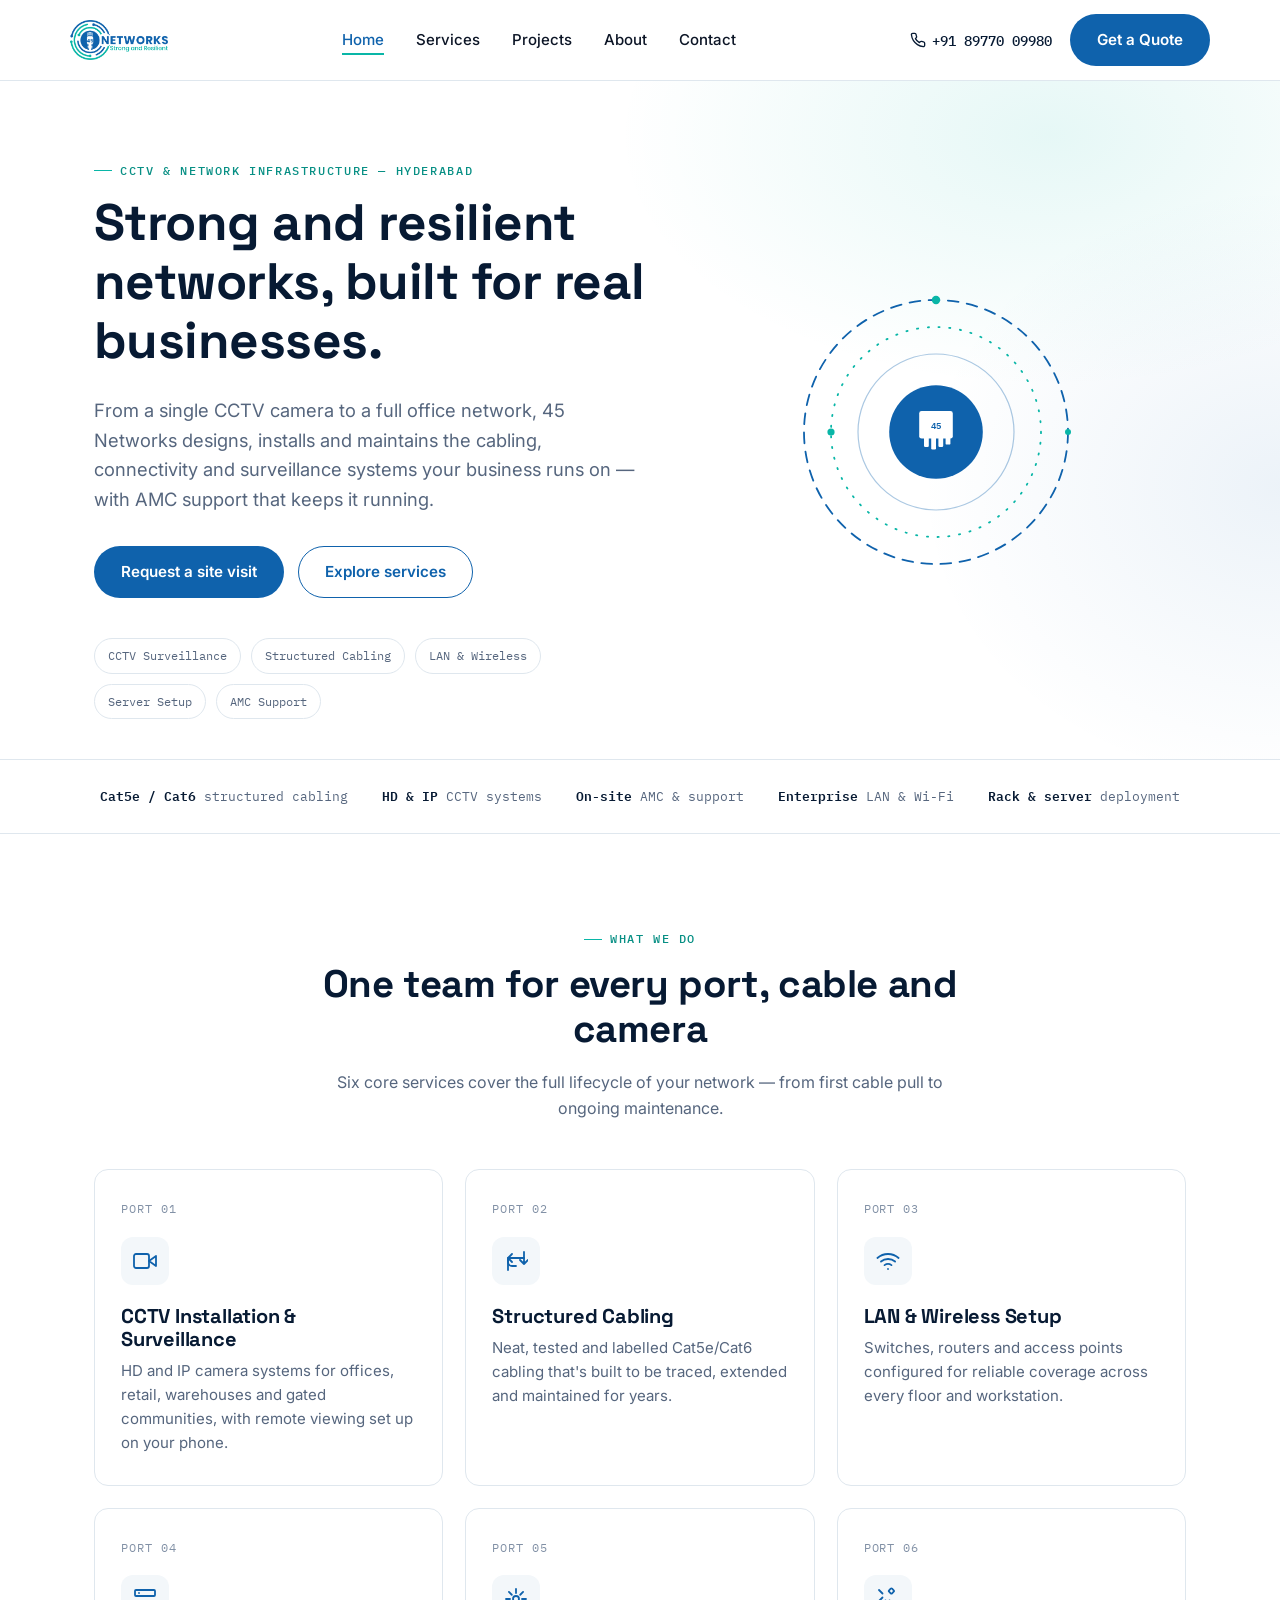
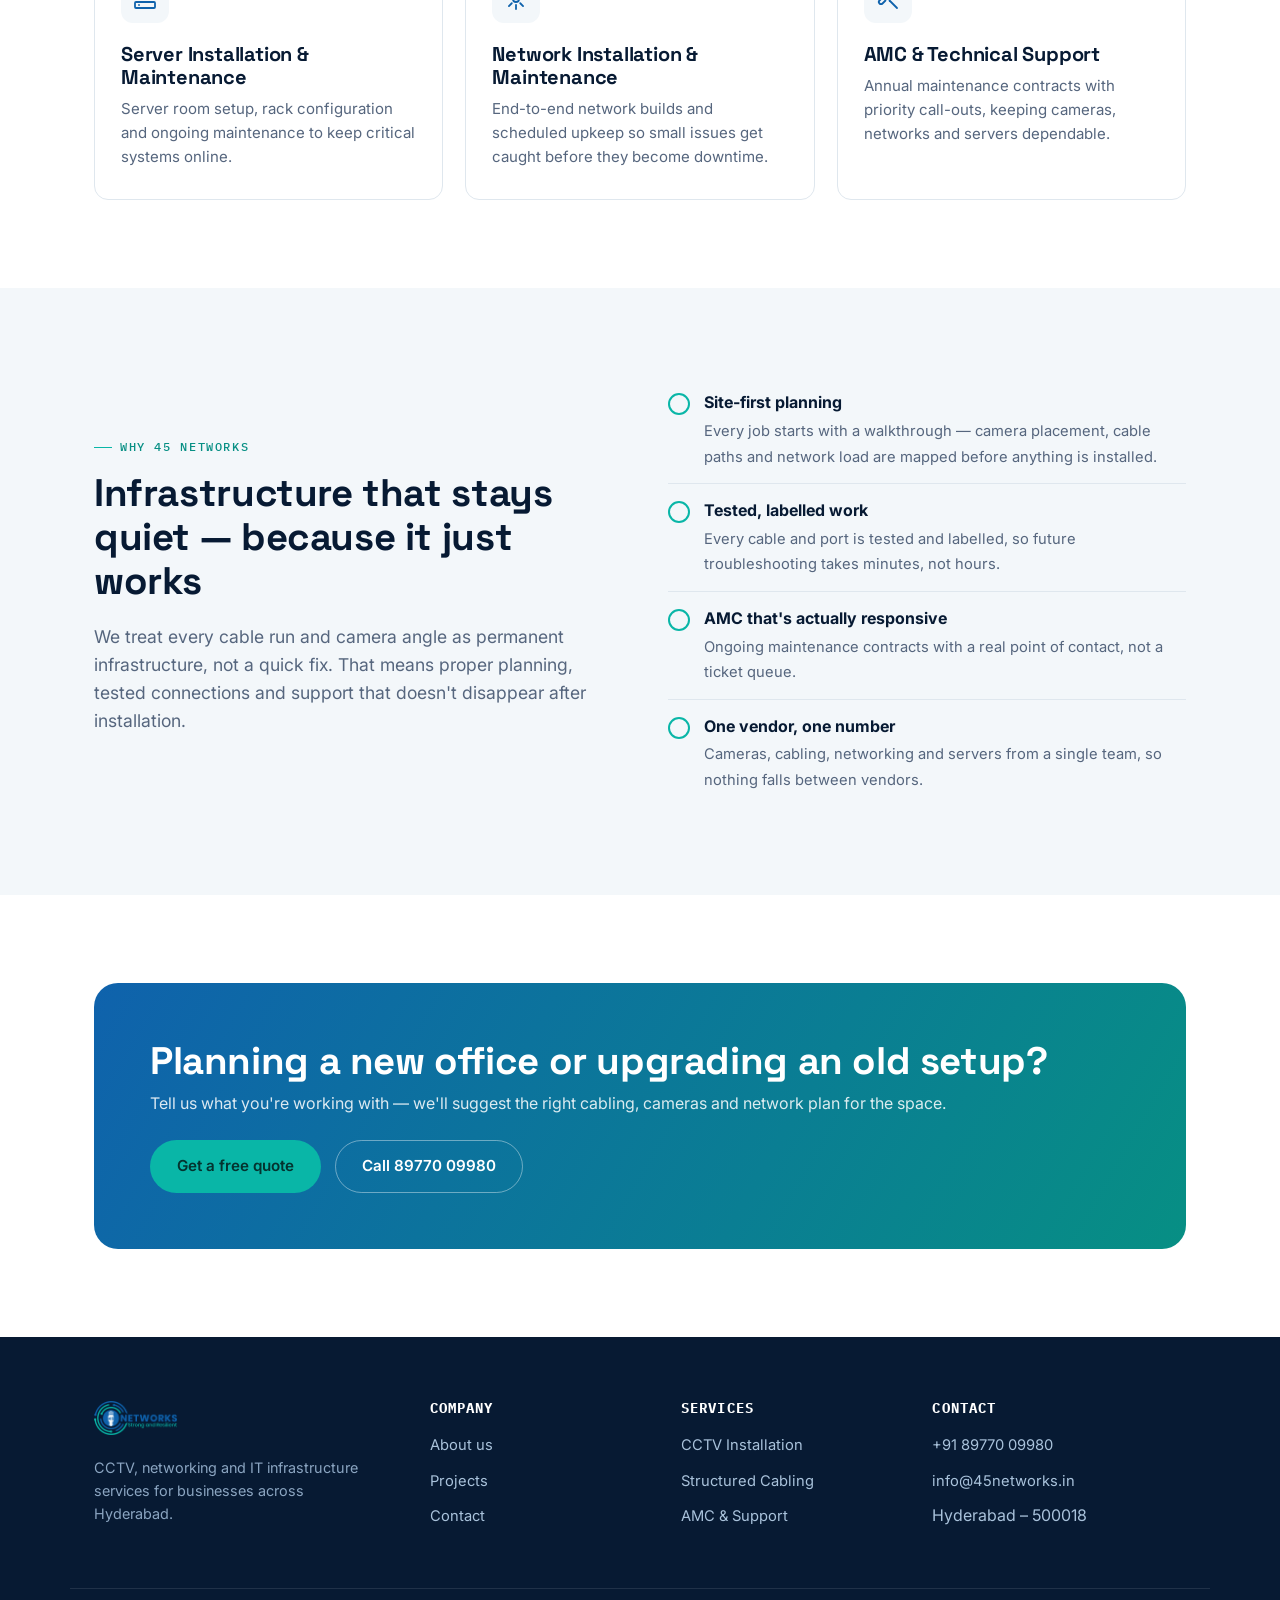
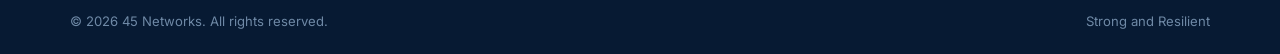
<file: index.html>
<!DOCTYPE html>
<html lang="en">
<head>
<meta charset="UTF-8">
<meta name="viewport" content="width=device-width, initial-scale=1.0">
<title>45 Networks | CCTV, Networking &amp; IT Infrastructure — Hyderabad</title>
<meta name="description" content="45 Networks provides CCTV installation, structured cabling, network setup, server installation and AMC support for businesses in Hyderabad. Strong and resilient infrastructure, built to last.">
<link rel="icon" href="favicon.ico" sizes="any">
<link rel="icon" type="image/png" sizes="16x16" href="assets/favicon-16.png">
<link rel="icon" type="image/png" sizes="32x32" href="assets/favicon-32.png">
<link rel="apple-touch-icon" sizes="180x180" href="assets/favicon-180.png">
<link rel="preconnect" href="https://fonts.googleapis.com">
<link href="https://fonts.googleapis.com/css2?family=Space+Grotesk:wght@500;600;700&family=Inter:wght@400;500;600;700&family=IBM+Plex+Mono:wght@500&display=swap" rel="stylesheet">
<link rel="stylesheet" href="css/style.css">
</head>
<body>

<header class="site-header">
  <div class="container nav">
    <a href="index.html" class="brand"><img src="assets/logo-full.png" alt="45 Networks — Strong and Resilient"></a>
    <nav>
      <ul class="nav-links">
        <li><a href="index.html">Home</a></li>
        <li><a href="services.html">Services</a></li>
        <li><a href="projects.html">Projects</a></li>
        <li><a href="about.html">About</a></li>
        <li><a href="contact.html">Contact</a></li>
      </ul>
    </nav>
    <div class="nav-cta">
      <a class="nav-phone" href="tel:+918977009980">
        <svg width="16" height="16" viewBox="0 0 24 24" fill="none" stroke="currentColor" stroke-width="2" stroke-linecap="round" stroke-linejoin="round"><path d="M22 16.92v3a2 2 0 0 1-2.18 2 19.79 19.79 0 0 1-8.63-3.07 19.5 19.5 0 0 1-6-6 19.79 19.79 0 0 1-3.07-8.67A2 2 0 0 1 4.11 2h3a2 2 0 0 1 2 1.72c.127.96.361 1.903.7 2.81a2 2 0 0 1-.45 2.11L8.09 9.91a16 16 0 0 0 6 6l1.27-1.27a2 2 0 0 1 2.11-.45c.907.339 1.85.573 2.81.7A2 2 0 0 1 22 16.92z"/></svg>
        +91 89770 09980
      </a>
      <a class="btn btn-primary" href="contact.html">Get a Quote</a>
      <button class="nav-toggle" aria-label="Toggle menu" aria-expanded="false"><span></span></button>
    </div>
  </div>
</header>

<main>
  <!-- HERO -->
  <section class="hero">
    <div class="container hero-grid">
      <div class="hero-copy">
        <p class="eyebrow">CCTV &amp; Network Infrastructure — Hyderabad</p>
        <h1>Strong and resilient networks, built for real businesses.</h1>
        <p class="lede">From a single CCTV camera to a full office network, 45 Networks designs, installs and maintains the cabling, connectivity and surveillance systems your business runs on — with AMC support that keeps it running.</p>
        <div class="hero-actions">
          <a href="contact.html" class="btn btn-primary">Request a site visit</a>
          <a href="services.html" class="btn btn-outline">Explore services</a>
        </div>
        <div class="hero-tags">
          <span>CCTV Surveillance</span>
          <span>Structured Cabling</span>
          <span>LAN &amp; Wireless</span>
          <span>Server Setup</span>
          <span>AMC Support</span>
        </div>
      </div>

      <div class="signal-wrap" aria-hidden="true">
        <svg viewBox="0 0 500 500">
          <g class="spin-a">
            <circle class="ring ring-blue" cx="250" cy="250" r="220" stroke-width="3" stroke-dasharray="18 14"/>
            <circle class="pulse-dot" cx="250" cy="30" r="7"/>
            <circle class="pulse-dot" cx="470" cy="250" r="5"/>
          </g>
          <g class="spin-b">
            <circle class="ring ring-teal" cx="250" cy="250" r="175" stroke-width="3" stroke-dasharray="2 16"/>
            <circle class="pulse-dot" cx="75" cy="250" r="6"/>
          </g>
          <circle class="ring ring-blue" cx="250" cy="250" r="130" stroke-width="2" opacity="0.35"/>
          <circle class="port-core port-glow" cx="250" cy="250" r="78"/>
          <g fill="#fff">
            <rect x="222" y="215" width="56" height="46" rx="4"/>
            <rect x="230" y="255" width="8" height="20" rx="2"/>
            <rect x="242" y="255" width="8" height="24" rx="2"/>
            <rect x="254" y="255" width="8" height="20" rx="2"/>
            <rect x="266" y="255" width="8" height="16" rx="2"/>
          </g>
          <text x="250" y="245" text-anchor="middle" font-family="IBM Plex Mono, monospace" font-size="15" fill="#0f62ac" font-weight="600">45</text>
        </svg>
      </div>
    </div>
  </section>

  <!-- TRUST STRIP -->
  <div class="strip">
    <div class="container strip-row">
      <span><b>Cat5e / Cat6</b> structured cabling</span>
      <span><b>HD &amp; IP</b> CCTV systems</span>
      <span><b>On-site</b> AMC &amp; support</span>
      <span><b>Enterprise</b> LAN &amp; Wi-Fi</span>
      <span><b>Rack &amp; server</b> deployment</span>
    </div>
  </div>

  <!-- SERVICES -->
  <section id="services">
    <div class="container">
      <div class="section-head center">
        <p class="eyebrow">What we do</p>
        <h2>One team for every port, cable and camera</h2>
        <p>Six core services cover the full lifecycle of your network — from first cable pull to ongoing maintenance.</p>
      </div>

      <div class="port-grid">
        <div class="port-card reveal">
          <span class="port-tag">PORT 01</span>
          <div class="port-icon">
            <svg viewBox="0 0 24 24" fill="none" stroke="currentColor" stroke-width="1.8" stroke-linecap="round" stroke-linejoin="round"><path d="M23 7 16 12l7 5V7Z"/><rect x="1" y="5" width="15" height="14" rx="2"/></svg>
          </div>
          <h3>CCTV Installation &amp; Surveillance</h3>
          <p>HD and IP camera systems for offices, retail, warehouses and gated communities, with remote viewing set up on your phone.</p>
        </div>

        <div class="port-card reveal">
          <span class="port-tag">PORT 02</span>
          <div class="port-icon">
            <svg viewBox="0 0 24 24" fill="none" stroke="currentColor" stroke-width="1.8" stroke-linecap="round" stroke-linejoin="round"><path d="M4 21V9m0 0 4-4m-4 4 4 4M20 3v12m0 0 4-4m-4 4-4-4" transform="translate(0,0)"/><path d="M4 9h16M4 9v4a4 4 0 0 0 4 4h4"/></svg>
          </div>
          <h3>Structured Cabling</h3>
          <p>Neat, tested and labelled Cat5e/Cat6 cabling that's built to be traced, extended and maintained for years.</p>
        </div>

        <div class="port-card reveal">
          <span class="port-tag">PORT 03</span>
          <div class="port-icon">
            <svg viewBox="0 0 24 24" fill="none" stroke="currentColor" stroke-width="1.8" stroke-linecap="round" stroke-linejoin="round"><path d="M5 12.55a11 11 0 0 1 14.08 0"/><path d="M1.42 9a16 16 0 0 1 21.16 0"/><path d="M8.53 16.11a6 6 0 0 1 6.95 0"/><line x1="12" y1="20" x2="12.01" y2="20"/></svg>
          </div>
          <h3>LAN &amp; Wireless Setup</h3>
          <p>Switches, routers and access points configured for reliable coverage across every floor and workstation.</p>
        </div>

        <div class="port-card reveal">
          <span class="port-tag">PORT 04</span>
          <div class="port-icon">
            <svg viewBox="0 0 24 24" fill="none" stroke="currentColor" stroke-width="1.8" stroke-linecap="round" stroke-linejoin="round"><rect x="2" y="3" width="20" height="6" rx="1"/><rect x="2" y="15" width="20" height="6" rx="1"/><line x1="6" y1="6" x2="6.01" y2="6"/><line x1="6" y1="18" x2="6.01" y2="18"/></svg>
          </div>
          <h3>Server Installation &amp; Maintenance</h3>
          <p>Server room setup, rack configuration and ongoing maintenance to keep critical systems online.</p>
        </div>

        <div class="port-card reveal">
          <span class="port-tag">PORT 05</span>
          <div class="port-icon">
            <svg viewBox="0 0 24 24" fill="none" stroke="currentColor" stroke-width="1.8" stroke-linecap="round" stroke-linejoin="round"><circle cx="12" cy="12" r="3"/><path d="M12 2v4M12 18v4M4.93 4.93l2.83 2.83M16.24 16.24l2.83 2.83M2 12h4M18 12h4M4.93 19.07l2.83-2.83M16.24 7.76l2.83-2.83"/></svg>
          </div>
          <h3>Network Installation &amp; Maintenance</h3>
          <p>End-to-end network builds and scheduled upkeep so small issues get caught before they become downtime.</p>
        </div>

        <div class="port-card reveal">
          <span class="port-tag">PORT 06</span>
          <div class="port-icon">
            <svg viewBox="0 0 24 24" fill="none" stroke="currentColor" stroke-width="1.8" stroke-linecap="round" stroke-linejoin="round"><path d="M14.7 6.3a1 1 0 0 0 1.4 0l1.6-1.6a1 1 0 0 0 0-1.4l-1.6-1.6a1 1 0 0 0-1.4 0L13.1 3.3a1 1 0 0 0 0 1.4Z"/><path d="m21 21-7.5-7.5"/><path d="m3 3 3.5 3.5"/><path d="m6.5 10.5-3 3a2.12 2.12 0 0 0 3 3l3-3"/></svg>
          </div>
          <h3>AMC &amp; Technical Support</h3>
          <p>Annual maintenance contracts with priority call-outs, keeping cameras, networks and servers dependable.</p>
        </div>
      </div>
    </div>
  </section>

  <!-- WHY US -->
  <section class="section-alt">
    <div class="container split">
      <div>
        <p class="eyebrow">Why 45 Networks</p>
        <h2>Infrastructure that stays quiet — because it just works</h2>
        <p class="lede">We treat every cable run and camera angle as permanent infrastructure, not a quick fix. That means proper planning, tested connections and support that doesn't disappear after installation.</p>
      </div>
      <ul class="ring-list">
        <li>
          <span class="ring-bullet"></span>
          <div><strong>Site-first planning</strong><span>Every job starts with a walkthrough — camera placement, cable paths and network load are mapped before anything is installed.</span></div>
        </li>
        <li>
          <span class="ring-bullet"></span>
          <div><strong>Tested, labelled work</strong><span>Every cable and port is tested and labelled, so future troubleshooting takes minutes, not hours.</span></div>
        </li>
        <li>
          <span class="ring-bullet"></span>
          <div><strong>AMC that's actually responsive</strong><span>Ongoing maintenance contracts with a real point of contact, not a ticket queue.</span></div>
        </li>
        <li>
          <span class="ring-bullet"></span>
          <div><strong>One vendor, one number</strong><span>Cameras, cabling, networking and servers from a single team, so nothing falls between vendors.</span></div>
        </li>
      </ul>
    </div>
  </section>

  <!-- CTA -->
  <section>
    <div class="container">
      <div class="cta-banner reveal">
        <div>
          <h2>Planning a new office or upgrading an old setup?</h2>
          <p>Tell us what you're working with — we'll suggest the right cabling, cameras and network plan for the space.</p>
        </div>
        <div class="cta-actions">
          <a href="contact.html" class="btn btn-teal">Get a free quote</a>
          <a href="tel:+918977009980" class="btn btn-ghost">Call 89770 09980</a>
        </div>
      </div>
    </div>
  </section>
</main>

<footer class="site-footer">
  <div class="container footer-grid">
    <div class="footer-brand">
      <img src="assets/logo-full.png" alt="45 Networks">
      <p>CCTV, networking and IT infrastructure services for businesses across Hyderabad.</p>
    </div>
    <div class="footer-col">
      <h4>Company</h4>
      <ul>
        <li><a href="about.html">About us</a></li>
        <li><a href="projects.html">Projects</a></li>
        <li><a href="contact.html">Contact</a></li>
      </ul>
    </div>
    <div class="footer-col">
      <h4>Services</h4>
      <ul>
        <li><a href="services.html">CCTV Installation</a></li>
        <li><a href="services.html">Structured Cabling</a></li>
        <li><a href="services.html">AMC &amp; Support</a></li>
      </ul>
    </div>
    <div class="footer-col">
      <h4>Contact</h4>
      <ul>
        <li><a href="tel:+918977009980">+91 89770 09980</a></li>
        <li><a href="mailto:info@45networks.in">info@45networks.in</a></li>
        <li>Hyderabad – 500018</li>
      </ul>
    </div>
  </div>
  <div class="container footer-bottom">
    <span>© <span id="year"></span> 45 Networks. All rights reserved.</span>
    <span>Strong and Resilient</span>
  </div>
</footer>

<script src="js/main.js"></script>
</body>
</html>
</file>
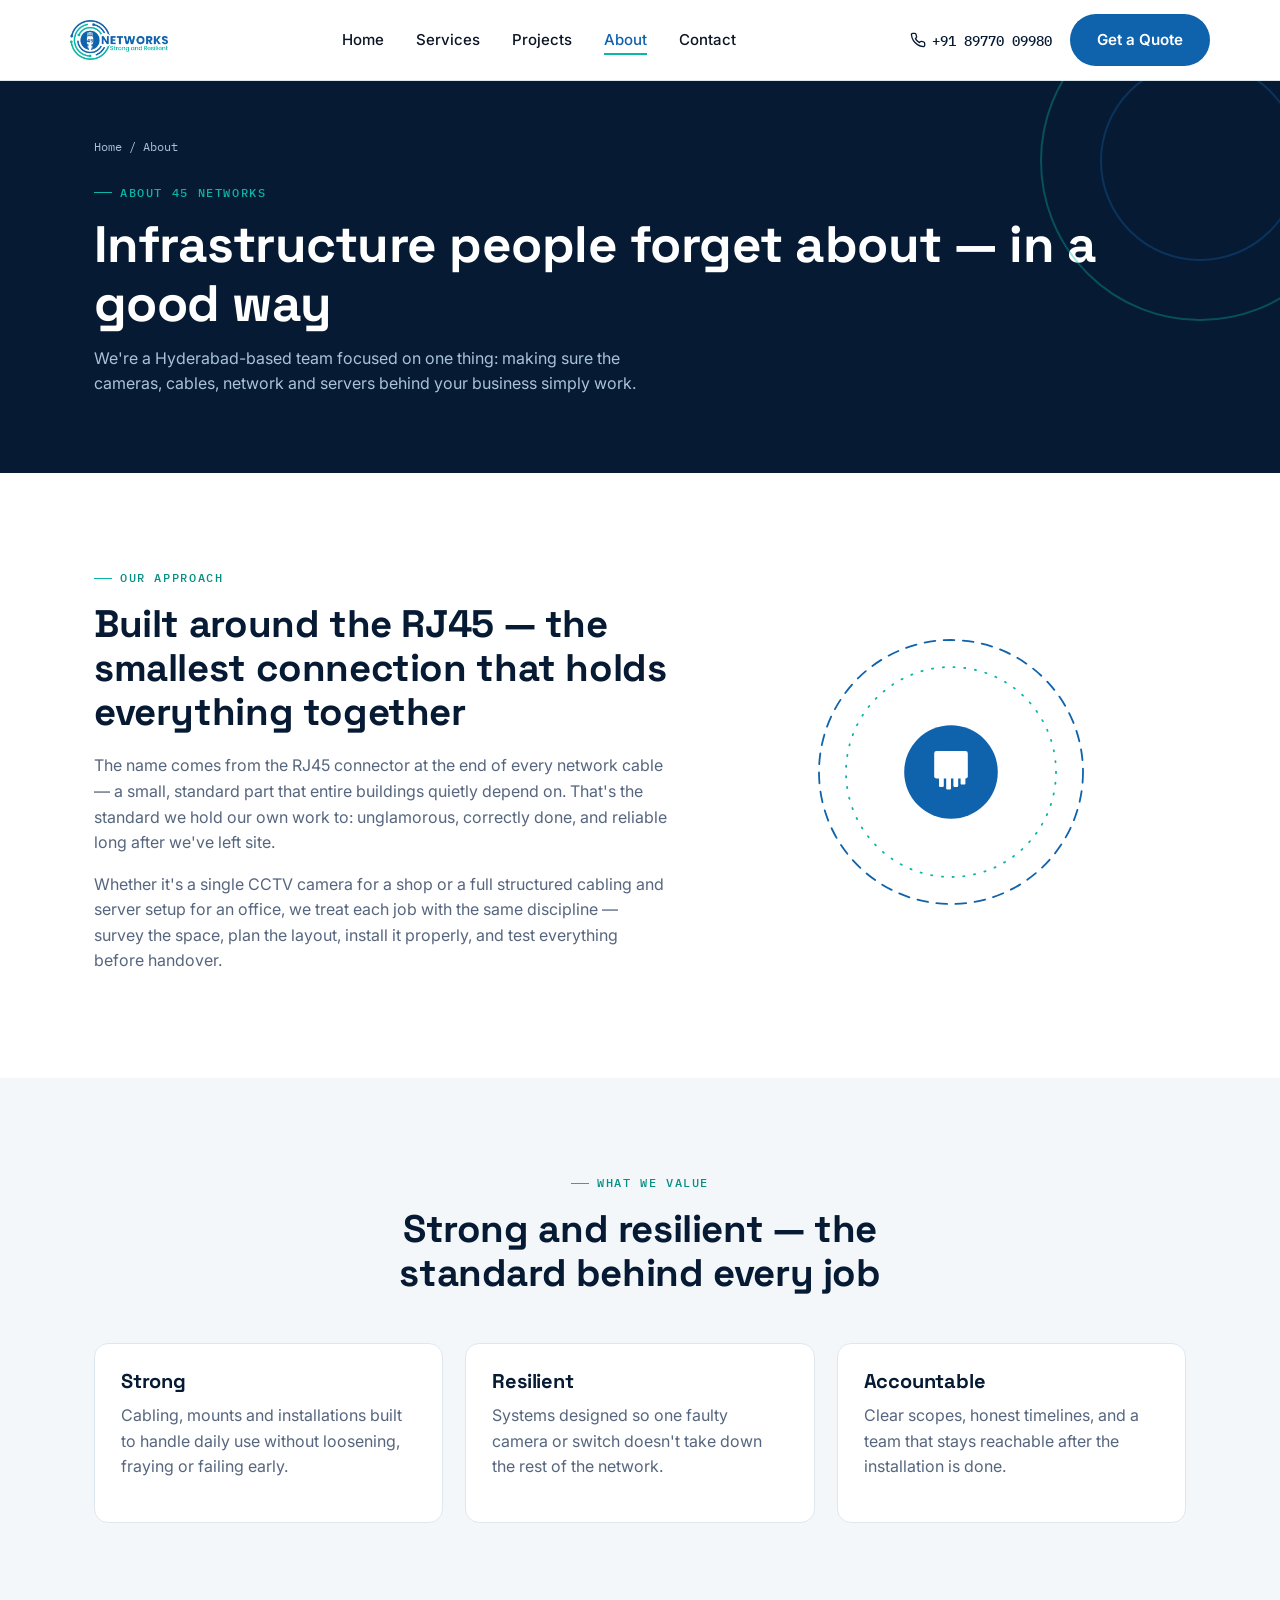
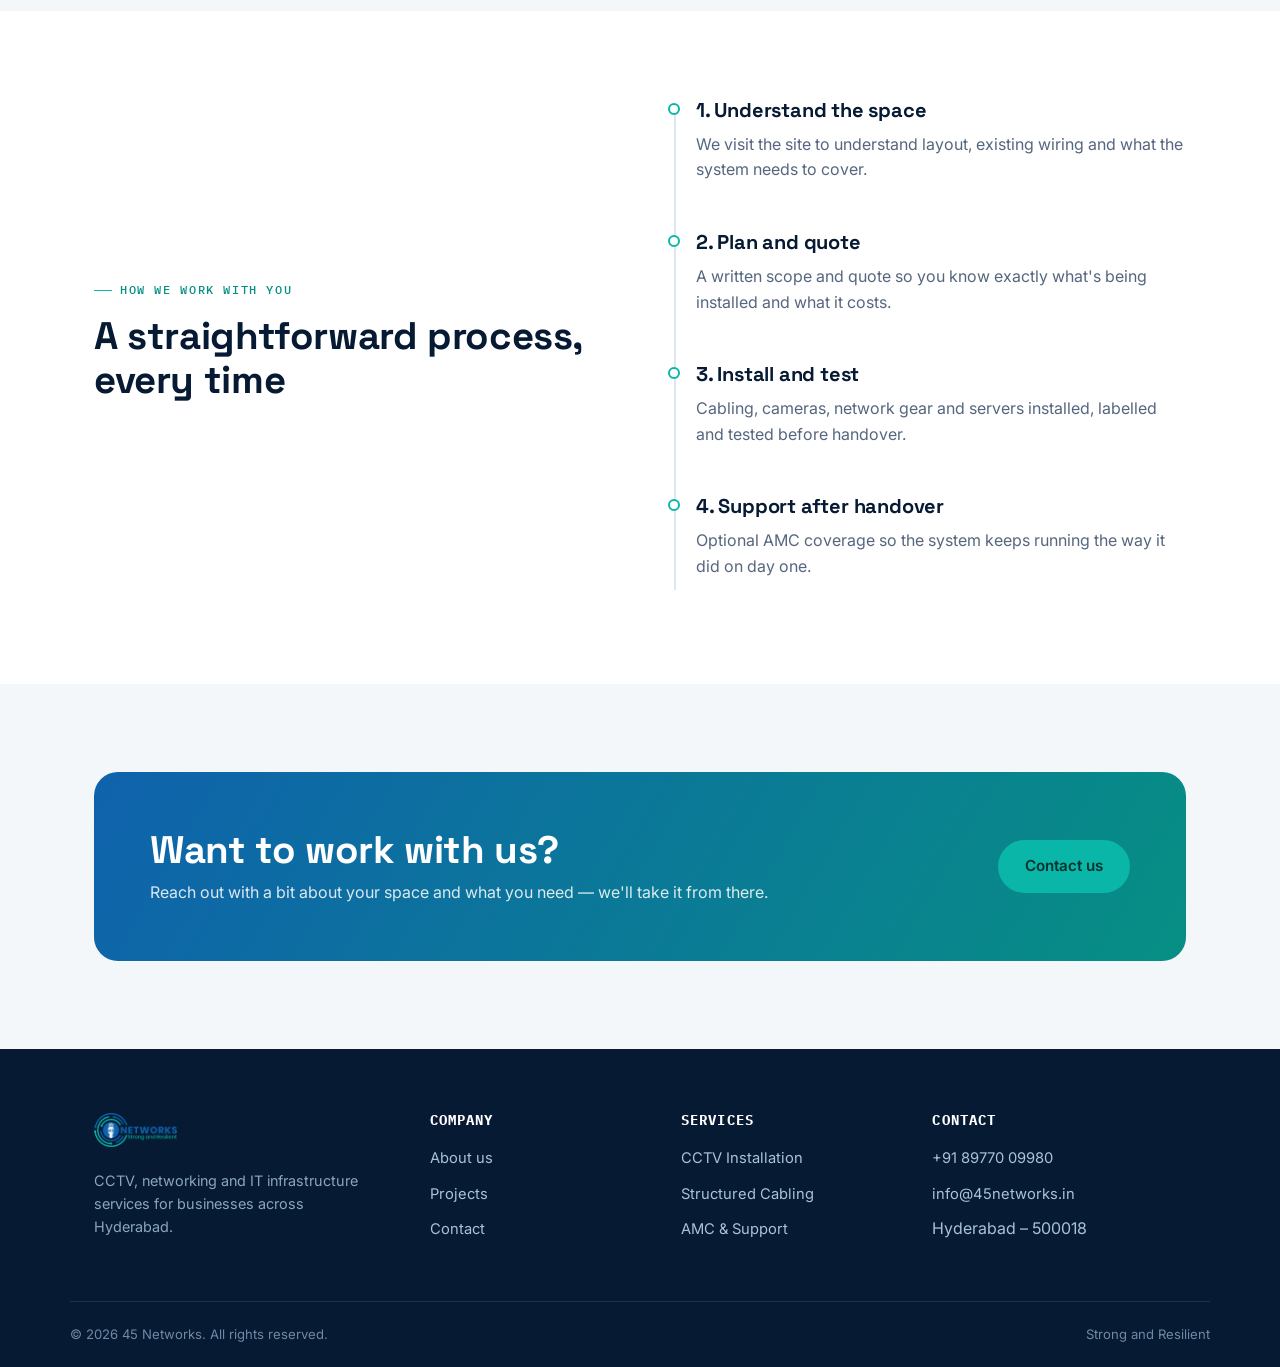
<file: about.html>
<!DOCTYPE html>
<html lang="en">
<head>
<meta charset="UTF-8">
<meta name="viewport" content="width=device-width, initial-scale=1.0">
<title>About | 45 Networks</title>
<meta name="description" content="45 Networks is a Hyderabad-based provider of CCTV, structured cabling, networking and server infrastructure services.">
<link rel="icon" href="favicon.ico" sizes="any">
<link rel="icon" type="image/png" sizes="16x16" href="assets/favicon-16.png">
<link rel="icon" type="image/png" sizes="32x32" href="assets/favicon-32.png">
<link rel="apple-touch-icon" sizes="180x180" href="assets/favicon-180.png">
<link rel="preconnect" href="https://fonts.googleapis.com">
<link href="https://fonts.googleapis.com/css2?family=Space+Grotesk:wght@500;600;700&family=Inter:wght@400;500;600;700&family=IBM+Plex+Mono:wght@500&display=swap" rel="stylesheet">
<link rel="stylesheet" href="css/style.css">
</head>
<body>

<header class="site-header">
  <div class="container nav">
    <a href="index.html" class="brand"><img src="assets/logo-full.png" alt="45 Networks — Strong and Resilient"></a>
    <nav>
      <ul class="nav-links">
        <li><a href="index.html">Home</a></li>
        <li><a href="services.html">Services</a></li>
        <li><a href="projects.html">Projects</a></li>
        <li><a href="about.html">About</a></li>
        <li><a href="contact.html">Contact</a></li>
      </ul>
    </nav>
    <div class="nav-cta">
      <a class="nav-phone" href="tel:+918977009980">
        <svg width="16" height="16" viewBox="0 0 24 24" fill="none" stroke="currentColor" stroke-width="2" stroke-linecap="round" stroke-linejoin="round"><path d="M22 16.92v3a2 2 0 0 1-2.18 2 19.79 19.79 0 0 1-8.63-3.07 19.5 19.5 0 0 1-6-6 19.79 19.79 0 0 1-3.07-8.67A2 2 0 0 1 4.11 2h3a2 2 0 0 1 2 1.72c.127.96.361 1.903.7 2.81a2 2 0 0 1-.45 2.11L8.09 9.91a16 16 0 0 0 6 6l1.27-1.27a2 2 0 0 1 2.11-.45c.907.339 1.85.573 2.81.7A2 2 0 0 1 22 16.92z"/></svg>
        +91 89770 09980
      </a>
      <a class="btn btn-primary" href="contact.html">Get a Quote</a>
      <button class="nav-toggle" aria-label="Toggle menu" aria-expanded="false"><span></span></button>
    </div>
  </div>
</header>

<section class="page-hero">
  <div class="container">
    <p class="breadcrumb"><a href="index.html">Home</a> / About</p>
    <p class="eyebrow">About 45 Networks</p>
    <h1>Infrastructure people forget about — in a good way</h1>
    <p>We're a Hyderabad-based team focused on one thing: making sure the cameras, cables, network and servers behind your business simply work.</p>
  </div>
</section>

<main>
  <section>
    <div class="container about-hero">
      <div>
        <p class="eyebrow">Our approach</p>
        <h2>Built around the RJ45 — the smallest connection that holds everything together</h2>
        <p>The name comes from the RJ45 connector at the end of every network cable — a small, standard part that entire buildings quietly depend on. That's the standard we hold our own work to: unglamorous, correctly done, and reliable long after we've left site.</p>
        <p>Whether it's a single CCTV camera for a shop or a full structured cabling and server setup for an office, we treat each job with the same discipline — survey the space, plan the layout, install it properly, and test everything before handover.</p>
      </div>
      <div class="signal-wrap" aria-hidden="true" style="max-width: 360px;">
        <svg viewBox="0 0 500 500">
          <g class="spin-a">
            <circle class="ring ring-blue" cx="250" cy="250" r="220" stroke-width="3" stroke-dasharray="18 14"/>
          </g>
          <g class="spin-b">
            <circle class="ring ring-teal" cx="250" cy="250" r="175" stroke-width="3" stroke-dasharray="2 16"/>
          </g>
          <circle class="port-core" cx="250" cy="250" r="78"/>
          <g fill="#fff">
            <rect x="222" y="215" width="56" height="46" rx="4"/>
            <rect x="230" y="255" width="8" height="20" rx="2"/>
            <rect x="242" y="255" width="8" height="24" rx="2"/>
            <rect x="254" y="255" width="8" height="20" rx="2"/>
            <rect x="266" y="255" width="8" height="16" rx="2"/>
          </g>
        </svg>
      </div>
    </div>
  </section>

  <section class="section-alt">
    <div class="container">
      <div class="section-head center">
        <p class="eyebrow">What we value</p>
        <h2>Strong and resilient — the standard behind every job</h2>
      </div>
      <div class="value-grid">
        <div class="value-card reveal">
          <h3>Strong</h3>
          <p>Cabling, mounts and installations built to handle daily use without loosening, fraying or failing early.</p>
        </div>
        <div class="value-card reveal">
          <h3>Resilient</h3>
          <p>Systems designed so one faulty camera or switch doesn't take down the rest of the network.</p>
        </div>
        <div class="value-card reveal">
          <h3>Accountable</h3>
          <p>Clear scopes, honest timelines, and a team that stays reachable after the installation is done.</p>
        </div>
      </div>
    </div>
  </section>

  <section>
    <div class="container split">
      <div>
        <p class="eyebrow">How we work with you</p>
        <h2>A straightforward process, every time</h2>
      </div>
      <div class="timeline">
        <div class="timeline-item reveal">
          <h3>1. Understand the space</h3>
          <p>We visit the site to understand layout, existing wiring and what the system needs to cover.</p>
        </div>
        <div class="timeline-item reveal">
          <h3>2. Plan and quote</h3>
          <p>A written scope and quote so you know exactly what's being installed and what it costs.</p>
        </div>
        <div class="timeline-item reveal">
          <h3>3. Install and test</h3>
          <p>Cabling, cameras, network gear and servers installed, labelled and tested before handover.</p>
        </div>
        <div class="timeline-item reveal">
          <h3>4. Support after handover</h3>
          <p>Optional AMC coverage so the system keeps running the way it did on day one.</p>
        </div>
      </div>
    </div>
  </section>

  <section class="section-alt">
    <div class="container">
      <div class="cta-banner reveal">
        <div>
          <h2>Want to work with us?</h2>
          <p>Reach out with a bit about your space and what you need — we'll take it from there.</p>
        </div>
        <div class="cta-actions">
          <a href="contact.html" class="btn btn-teal">Contact us</a>
        </div>
      </div>
    </div>
  </section>
</main>

<footer class="site-footer">
  <div class="container footer-grid">
    <div class="footer-brand">
      <img src="assets/logo-full.png" alt="45 Networks">
      <p>CCTV, networking and IT infrastructure services for businesses across Hyderabad.</p>
    </div>
    <div class="footer-col">
      <h4>Company</h4>
      <ul>
        <li><a href="about.html">About us</a></li>
        <li><a href="projects.html">Projects</a></li>
        <li><a href="contact.html">Contact</a></li>
      </ul>
    </div>
    <div class="footer-col">
      <h4>Services</h4>
      <ul>
        <li><a href="services.html#cctv">CCTV Installation</a></li>
        <li><a href="services.html#cabling">Structured Cabling</a></li>
        <li><a href="services.html#amc">AMC &amp; Support</a></li>
      </ul>
    </div>
    <div class="footer-col">
      <h4>Contact</h4>
      <ul>
        <li><a href="tel:+918977009980">+91 89770 09980</a></li>
        <li><a href="mailto:info@45networks.in">info@45networks.in</a></li>
        <li>Hyderabad – 500018</li>
      </ul>
    </div>
  </div>
  <div class="container footer-bottom">
    <span>© <span id="year"></span> 45 Networks. All rights reserved.</span>
    <span>Strong and Resilient</span>
  </div>
</footer>

<script src="js/main.js"></script>
</body>
</html>
</file>
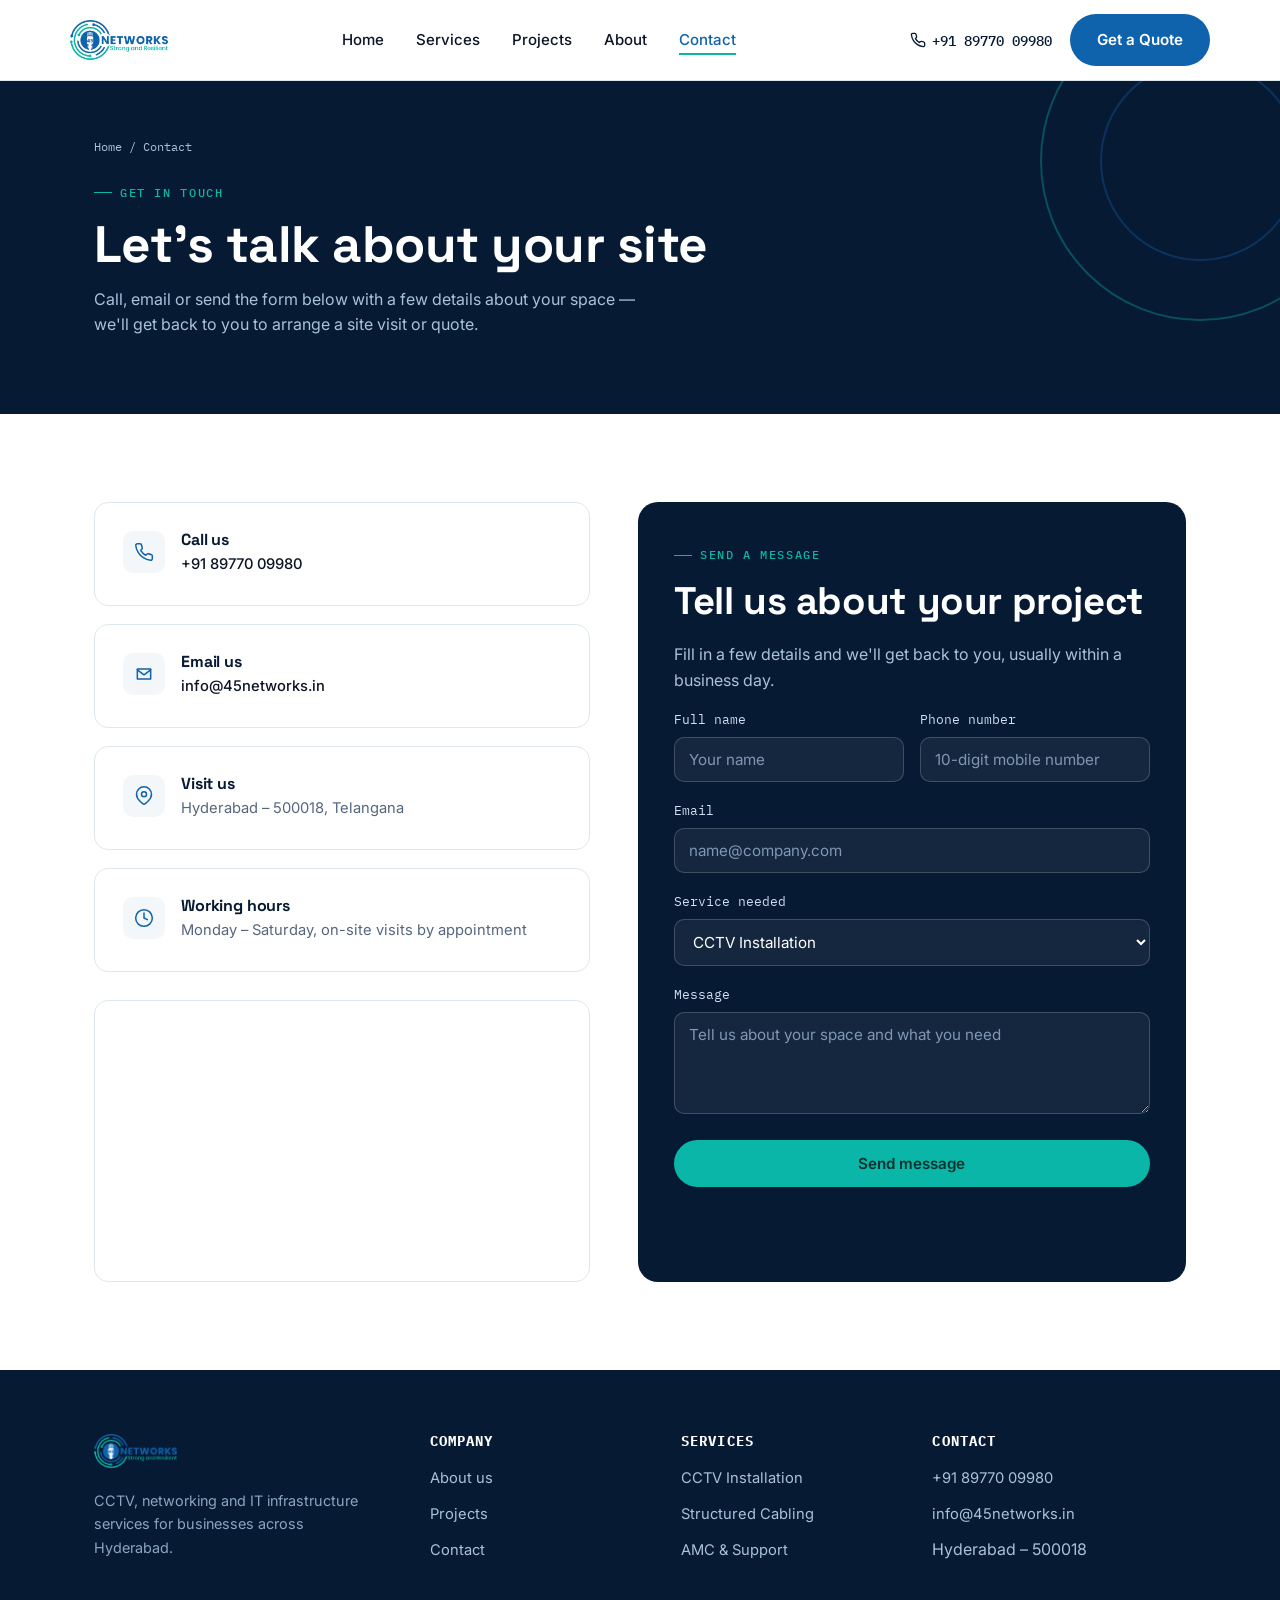
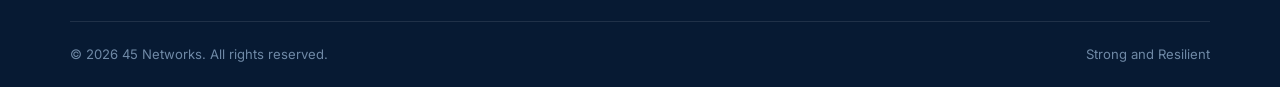
<file: contact.html>
<!DOCTYPE html>
<html lang="en">
<head>
<meta charset="UTF-8">
<meta name="viewport" content="width=device-width, initial-scale=1.0">
<title>Contact | 45 Networks</title>
<meta name="description" content="Get in touch with 45 Networks for CCTV, networking, cabling and AMC services in Hyderabad. Call, email or send a message.">
<link rel="icon" href="favicon.ico" sizes="any">
<link rel="icon" type="image/png" sizes="16x16" href="assets/favicon-16.png">
<link rel="icon" type="image/png" sizes="32x32" href="assets/favicon-32.png">
<link rel="apple-touch-icon" sizes="180x180" href="assets/favicon-180.png">
<link rel="preconnect" href="https://fonts.googleapis.com">
<link href="https://fonts.googleapis.com/css2?family=Space+Grotesk:wght@500;600;700&family=Inter:wght@400;500;600;700&family=IBM+Plex+Mono:wght@500&display=swap" rel="stylesheet">
<link rel="stylesheet" href="css/style.css">
</head>
<body>

<header class="site-header">
  <div class="container nav">
    <a href="index.html" class="brand"><img src="assets/logo-full.png" alt="45 Networks — Strong and Resilient"></a>
    <nav>
      <ul class="nav-links">
        <li><a href="index.html">Home</a></li>
        <li><a href="services.html">Services</a></li>
        <li><a href="projects.html">Projects</a></li>
        <li><a href="about.html">About</a></li>
        <li><a href="contact.html">Contact</a></li>
      </ul>
    </nav>
    <div class="nav-cta">
      <a class="nav-phone" href="tel:+918977009980">
        <svg width="16" height="16" viewBox="0 0 24 24" fill="none" stroke="currentColor" stroke-width="2" stroke-linecap="round" stroke-linejoin="round"><path d="M22 16.92v3a2 2 0 0 1-2.18 2 19.79 19.79 0 0 1-8.63-3.07 19.5 19.5 0 0 1-6-6 19.79 19.79 0 0 1-3.07-8.67A2 2 0 0 1 4.11 2h3a2 2 0 0 1 2 1.72c.127.96.361 1.903.7 2.81a2 2 0 0 1-.45 2.11L8.09 9.91a16 16 0 0 0 6 6l1.27-1.27a2 2 0 0 1 2.11-.45c.907.339 1.85.573 2.81.7A2 2 0 0 1 22 16.92z"/></svg>
        +91 89770 09980
      </a>
      <a class="btn btn-primary" href="contact.html">Get a Quote</a>
      <button class="nav-toggle" aria-label="Toggle menu" aria-expanded="false"><span></span></button>
    </div>
  </div>
</header>

<section class="page-hero">
  <div class="container">
    <p class="breadcrumb"><a href="index.html">Home</a> / Contact</p>
    <p class="eyebrow">Get in touch</p>
    <h1>Let's talk about your site</h1>
    <p>Call, email or send the form below with a few details about your space — we'll get back to you to arrange a site visit or quote.</p>
  </div>
</section>

<main>
  <section>
    <div class="container contact-grid">
      <div>
        <div class="contact-card reveal">
          <div class="ic"><svg viewBox="0 0 24 24" fill="none" stroke="currentColor" stroke-width="1.8" stroke-linecap="round" stroke-linejoin="round"><path d="M22 16.92v3a2 2 0 0 1-2.18 2 19.79 19.79 0 0 1-8.63-3.07 19.5 19.5 0 0 1-6-6 19.79 19.79 0 0 1-3.07-8.67A2 2 0 0 1 4.11 2h3a2 2 0 0 1 2 1.72c.127.96.361 1.903.7 2.81a2 2 0 0 1-.45 2.11L8.09 9.91a16 16 0 0 0 6 6l1.27-1.27a2 2 0 0 1 2.11-.45c.907.339 1.85.573 2.81.7A2 2 0 0 1 22 16.92z"/></svg></div>
          <div>
            <h3>Call us</h3>
            <p><a href="tel:+918977009980">+91 89770 09980</a></p>
          </div>
        </div>
        <div class="contact-card reveal">
          <div class="ic"><svg viewBox="0 0 24 24" fill="none" stroke="currentColor" stroke-width="1.8" stroke-linecap="round" stroke-linejoin="round"><path d="M4 4h16v16H4z" opacity="0"/><path d="M4 6h16v12H4z"/><path d="m4 7 8 6 8-6"/></svg></div>
          <div>
            <h3>Email us</h3>
            <p><a href="mailto:info@45networks.in">info@45networks.in</a></p>
          </div>
        </div>
        <div class="contact-card reveal">
          <div class="ic"><svg viewBox="0 0 24 24" fill="none" stroke="currentColor" stroke-width="1.8" stroke-linecap="round" stroke-linejoin="round"><path d="M21 10c0 7-9 12-9 12s-9-5-9-12a9 9 0 0 1 18 0Z"/><circle cx="12" cy="10" r="3"/></svg></div>
          <div>
            <h3>Visit us</h3>
            <p>Hyderabad – 500018, Telangana</p>
          </div>
        </div>
        <div class="contact-card reveal">
          <div class="ic"><svg viewBox="0 0 24 24" fill="none" stroke="currentColor" stroke-width="1.8" stroke-linecap="round" stroke-linejoin="round"><circle cx="12" cy="12" r="10"/><path d="M12 6v6l4 2"/></svg></div>
          <div>
            <h3>Working hours</h3>
            <p>Monday – Saturday, on-site visits by appointment</p>
          </div>
        </div>

        <div class="map-frame reveal">
          <iframe
            src="https://maps.google.com/maps?q=Hyderabad%20500018&t=&z=13&ie=UTF8&iwloc=&output=embed"
            loading="lazy"
            referrerpolicy="no-referrer-when-downgrade"
            title="Map showing Hyderabad 500018 service area">
          </iframe>
        </div>
      </div>

      <div class="form-panel reveal">
        <p class="eyebrow" style="color:var(--teal);">Send a message</p>
        <h2>Tell us about your project</h2>
        <p>Fill in a few details and we'll get back to you, usually within a business day.</p>

        <form action="https://formspree.io/f/your-form-id" method="POST">
          <div class="field-row">
            <div class="field">
              <label for="name">Full name</label>
              <input type="text" id="name" name="name" placeholder="Your name" required>
            </div>
            <div class="field">
              <label for="phone">Phone number</label>
              <input type="tel" id="phone" name="phone" placeholder="10-digit mobile number" required>
            </div>
          </div>
          <div class="field">
            <label for="email">Email</label>
            <input type="email" id="email" name="email" placeholder="name@company.com" required>
          </div>
          <div class="field">
            <label for="service">Service needed</label>
            <select id="service" name="service">
              <option>CCTV Installation</option>
              <option>Structured Cabling</option>
              <option>LAN &amp; Wireless Setup</option>
              <option>Server Installation &amp; Maintenance</option>
              <option>Network Installation &amp; Maintenance</option>
              <option>AMC &amp; Technical Support</option>
              <option>Not sure yet</option>
            </select>
          </div>
          <div class="field">
            <label for="message">Message</label>
            <textarea id="message" name="message" rows="4" placeholder="Tell us about your space and what you need" required></textarea>
          </div>
          <button type="submit" class="btn btn-teal" style="width:100%; justify-content:center;">Send message</button>
        </form>
      </div>
    </div>
  </section>
</main>

<footer class="site-footer">
  <div class="container footer-grid">
    <div class="footer-brand">
      <img src="assets/logo-full.png" alt="45 Networks">
      <p>CCTV, networking and IT infrastructure services for businesses across Hyderabad.</p>
    </div>
    <div class="footer-col">
      <h4>Company</h4>
      <ul>
        <li><a href="about.html">About us</a></li>
        <li><a href="projects.html">Projects</a></li>
        <li><a href="contact.html">Contact</a></li>
      </ul>
    </div>
    <div class="footer-col">
      <h4>Services</h4>
      <ul>
        <li><a href="services.html#cctv">CCTV Installation</a></li>
        <li><a href="services.html#cabling">Structured Cabling</a></li>
        <li><a href="services.html#amc">AMC &amp; Support</a></li>
      </ul>
    </div>
    <div class="footer-col">
      <h4>Contact</h4>
      <ul>
        <li><a href="tel:+918977009980">+91 89770 09980</a></li>
        <li><a href="mailto:info@45networks.in">info@45networks.in</a></li>
        <li>Hyderabad – 500018</li>
      </ul>
    </div>
  </div>
  <div class="container footer-bottom">
    <span>© <span id="year"></span> 45 Networks. All rights reserved.</span>
    <span>Strong and Resilient</span>
  </div>
</footer>

<script src="js/main.js"></script>
</body>
</html>
</file>
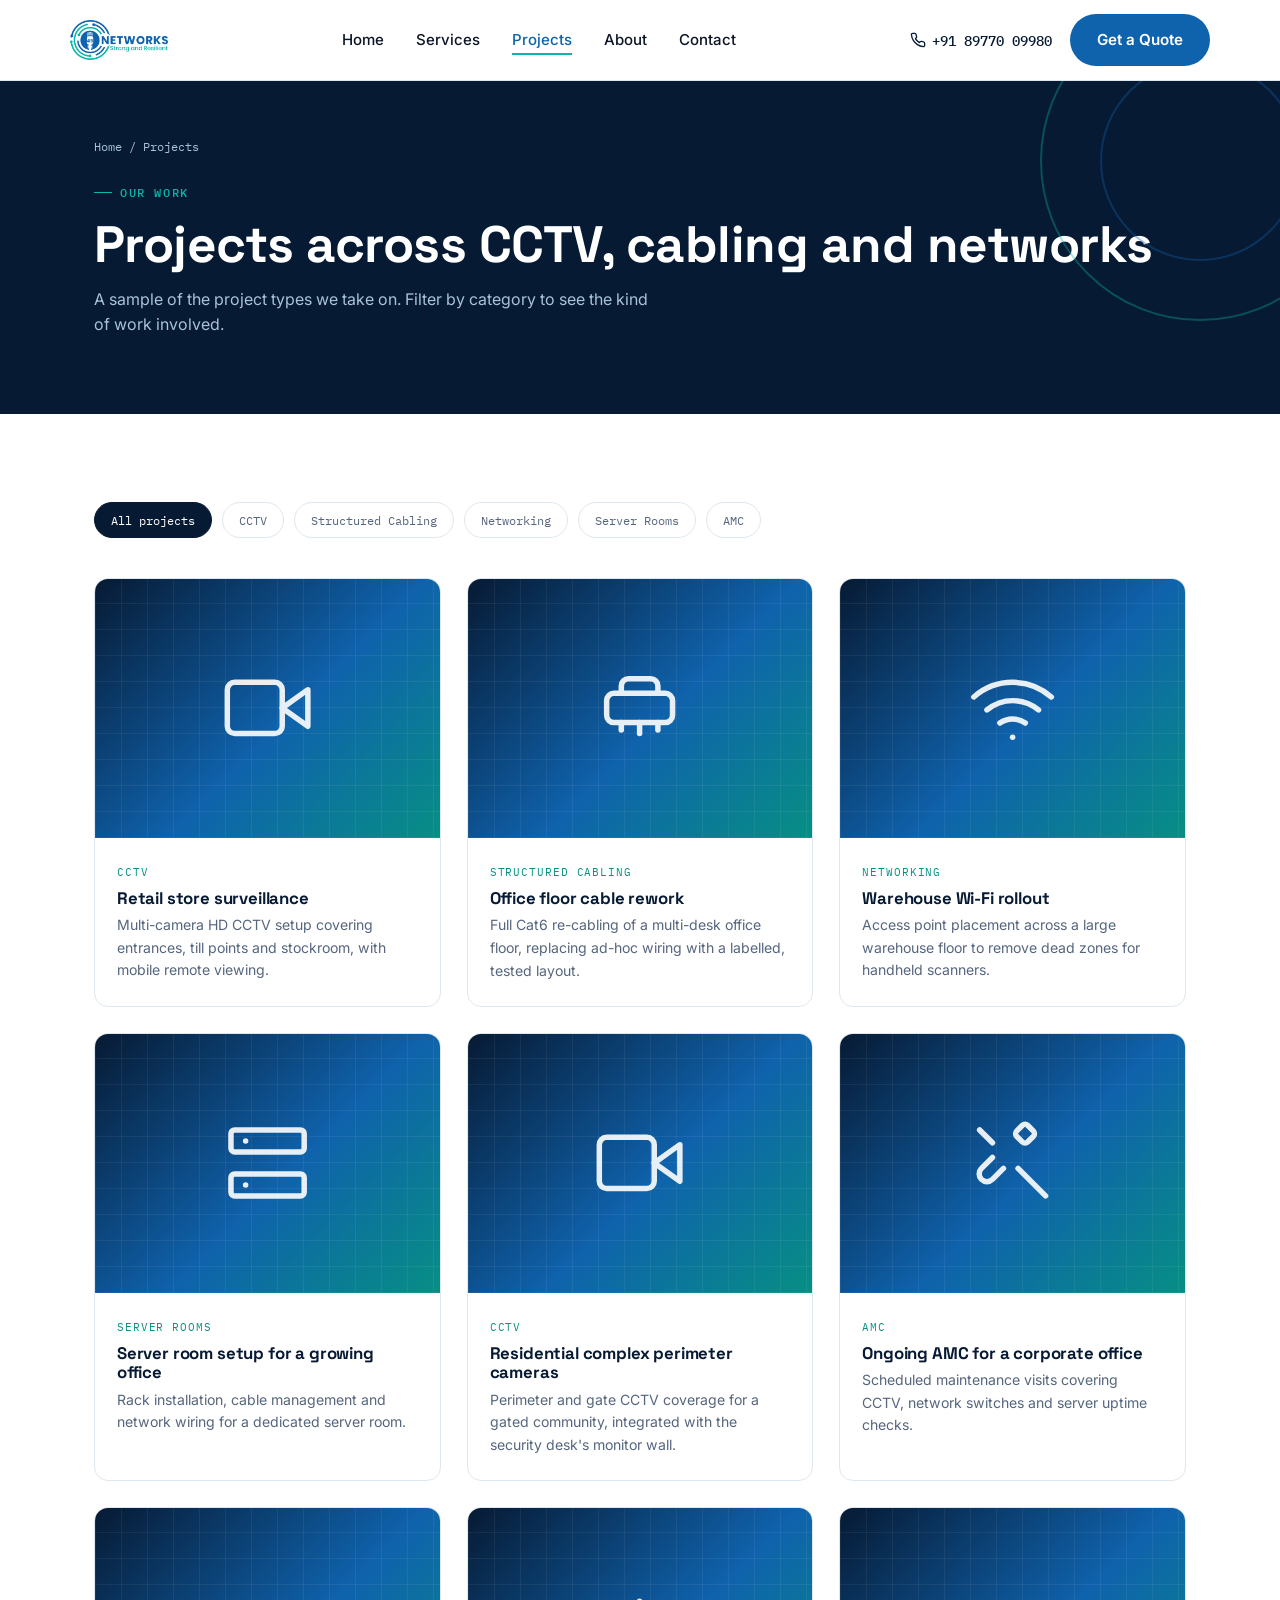
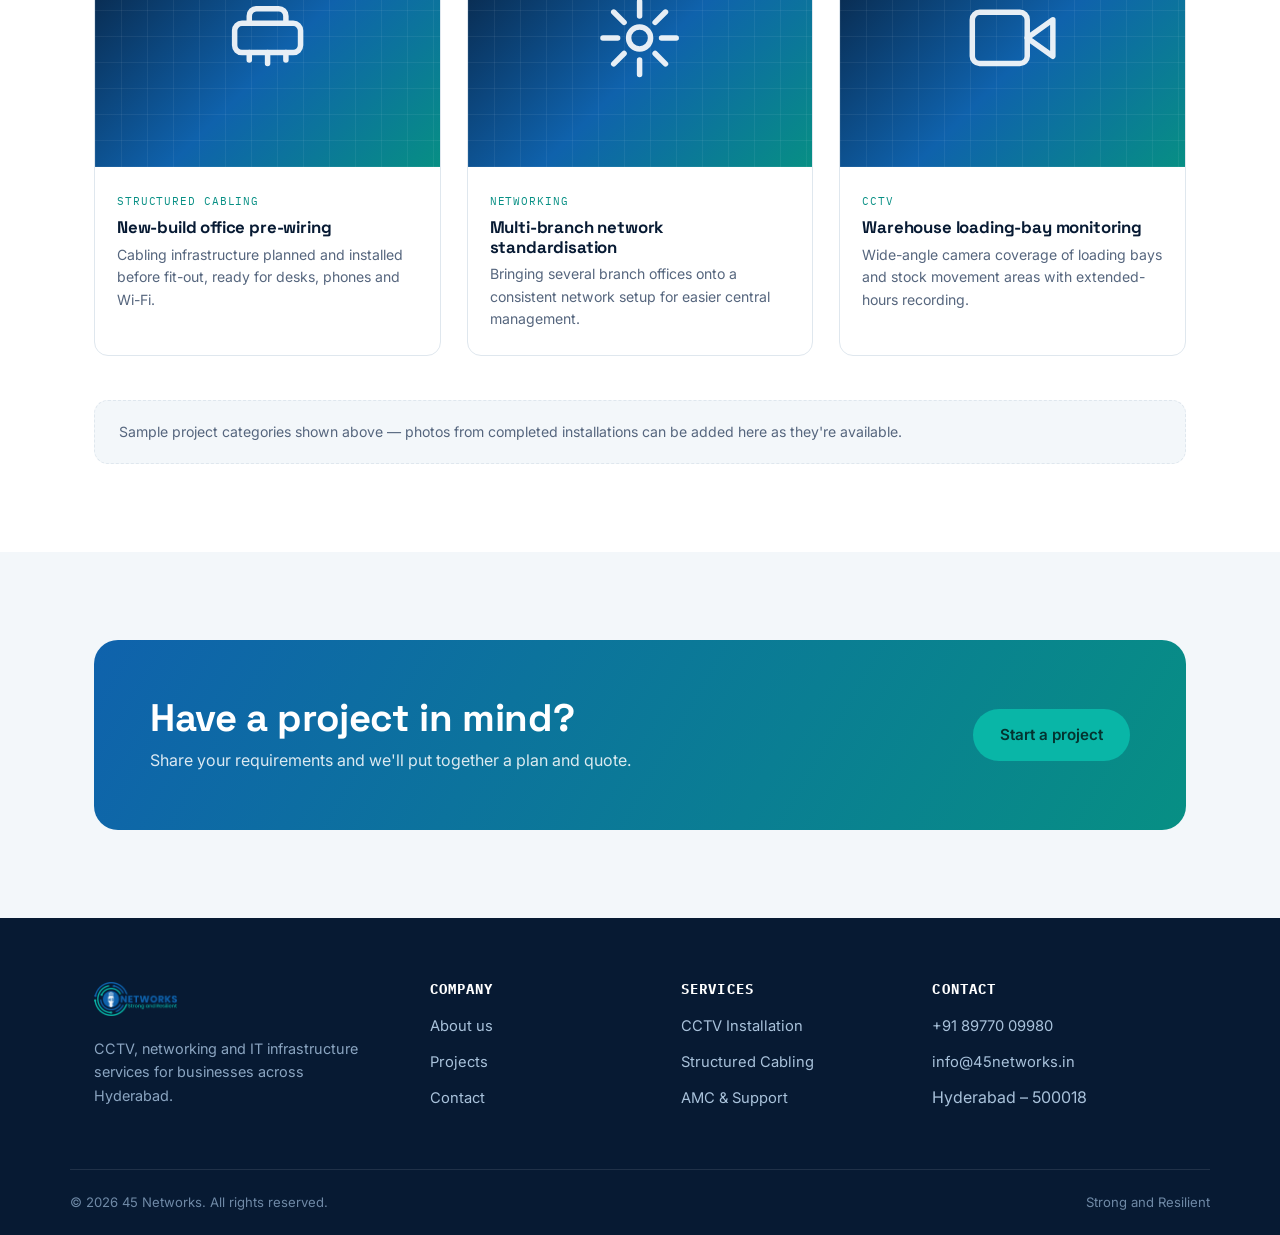
<file: projects.html>
<!DOCTYPE html>
<html lang="en">
<head>
<meta charset="UTF-8">
<meta name="viewport" content="width=device-width, initial-scale=1.0">
<title>Projects | 45 Networks</title>
<meta name="description" content="A look at the kind of CCTV, cabling, networking and server projects 45 Networks delivers across Hyderabad.">
<link rel="icon" href="favicon.ico" sizes="any">
<link rel="icon" type="image/png" sizes="16x16" href="assets/favicon-16.png">
<link rel="icon" type="image/png" sizes="32x32" href="assets/favicon-32.png">
<link rel="apple-touch-icon" sizes="180x180" href="assets/favicon-180.png">
<link rel="preconnect" href="https://fonts.googleapis.com">
<link href="https://fonts.googleapis.com/css2?family=Space+Grotesk:wght@500;600;700&family=Inter:wght@400;500;600;700&family=IBM+Plex+Mono:wght@500&display=swap" rel="stylesheet">
<link rel="stylesheet" href="css/style.css">
</head>
<body>

<header class="site-header">
  <div class="container nav">
    <a href="index.html" class="brand"><img src="assets/logo-full.png" alt="45 Networks — Strong and Resilient"></a>
    <nav>
      <ul class="nav-links">
        <li><a href="index.html">Home</a></li>
        <li><a href="services.html">Services</a></li>
        <li><a href="projects.html">Projects</a></li>
        <li><a href="about.html">About</a></li>
        <li><a href="contact.html">Contact</a></li>
      </ul>
    </nav>
    <div class="nav-cta">
      <a class="nav-phone" href="tel:+918977009980">
        <svg width="16" height="16" viewBox="0 0 24 24" fill="none" stroke="currentColor" stroke-width="2" stroke-linecap="round" stroke-linejoin="round"><path d="M22 16.92v3a2 2 0 0 1-2.18 2 19.79 19.79 0 0 1-8.63-3.07 19.5 19.5 0 0 1-6-6 19.79 19.79 0 0 1-3.07-8.67A2 2 0 0 1 4.11 2h3a2 2 0 0 1 2 1.72c.127.96.361 1.903.7 2.81a2 2 0 0 1-.45 2.11L8.09 9.91a16 16 0 0 0 6 6l1.27-1.27a2 2 0 0 1 2.11-.45c.907.339 1.85.573 2.81.7A2 2 0 0 1 22 16.92z"/></svg>
        +91 89770 09980
      </a>
      <a class="btn btn-primary" href="contact.html">Get a Quote</a>
      <button class="nav-toggle" aria-label="Toggle menu" aria-expanded="false"><span></span></button>
    </div>
  </div>
</header>

<section class="page-hero">
  <div class="container">
    <p class="breadcrumb"><a href="index.html">Home</a> / Projects</p>
    <p class="eyebrow">Our work</p>
    <h1>Projects across CCTV, cabling and networks</h1>
    <p>A sample of the project types we take on. Filter by category to see the kind of work involved.</p>
  </div>
</section>

<main>
  <section>
    <div class="container">
      <div class="filter-row reveal">
        <button class="filter-btn active" data-filter="all">All projects</button>
        <button class="filter-btn" data-filter="cctv">CCTV</button>
        <button class="filter-btn" data-filter="cabling">Structured Cabling</button>
        <button class="filter-btn" data-filter="network">Networking</button>
        <button class="filter-btn" data-filter="server">Server Rooms</button>
        <button class="filter-btn" data-filter="amc">AMC</button>
      </div>

      <div class="project-grid">
        <div class="project-card reveal" data-category="cctv">
          <div class="project-thumb">
            <svg viewBox="0 0 24 24" fill="none" stroke="#fff" stroke-width="1.5" stroke-linecap="round" stroke-linejoin="round"><path d="M23 7 16 12l7 5V7Z"/><rect x="1" y="5" width="15" height="14" rx="2"/></svg>
          </div>
          <div class="project-body">
            <span class="project-cat">CCTV</span>
            <h3>Retail store surveillance</h3>
            <p>Multi-camera HD CCTV setup covering entrances, till points and stockroom, with mobile remote viewing.</p>
          </div>
        </div>

        <div class="project-card reveal" data-category="cabling">
          <div class="project-thumb">
            <svg viewBox="0 0 24 24" fill="none" stroke="#fff" stroke-width="1.5" stroke-linecap="round" stroke-linejoin="round"><rect x="3" y="8" width="18" height="8" rx="2"/><path d="M7 8V6a2 2 0 0 1 2-2h6a2 2 0 0 1 2 2v2M7 16v2M17 16v2M12 16v3"/></svg>
          </div>
          <div class="project-body">
            <span class="project-cat">Structured cabling</span>
            <h3>Office floor cable rework</h3>
            <p>Full Cat6 re-cabling of a multi-desk office floor, replacing ad-hoc wiring with a labelled, tested layout.</p>
          </div>
        </div>

        <div class="project-card reveal" data-category="network">
          <div class="project-thumb">
            <svg viewBox="0 0 24 24" fill="none" stroke="#fff" stroke-width="1.5" stroke-linecap="round" stroke-linejoin="round"><path d="M5 12.55a11 11 0 0 1 14.08 0"/><path d="M1.42 9a16 16 0 0 1 21.16 0"/><path d="M8.53 16.11a6 6 0 0 1 6.95 0"/><line x1="12" y1="20" x2="12.01" y2="20"/></svg>
          </div>
          <div class="project-body">
            <span class="project-cat">Networking</span>
            <h3>Warehouse Wi-Fi rollout</h3>
            <p>Access point placement across a large warehouse floor to remove dead zones for handheld scanners.</p>
          </div>
        </div>

        <div class="project-card reveal" data-category="server">
          <div class="project-thumb">
            <svg viewBox="0 0 24 24" fill="none" stroke="#fff" stroke-width="1.5" stroke-linecap="round" stroke-linejoin="round"><rect x="2" y="3" width="20" height="6" rx="1"/><rect x="2" y="15" width="20" height="6" rx="1"/><line x1="6" y1="6" x2="6.01" y2="6"/><line x1="6" y1="18" x2="6.01" y2="18"/></svg>
          </div>
          <div class="project-body">
            <span class="project-cat">Server rooms</span>
            <h3>Server room setup for a growing office</h3>
            <p>Rack installation, cable management and network wiring for a dedicated server room.</p>
          </div>
        </div>

        <div class="project-card reveal" data-category="cctv">
          <div class="project-thumb">
            <svg viewBox="0 0 24 24" fill="none" stroke="#fff" stroke-width="1.5" stroke-linecap="round" stroke-linejoin="round"><path d="M23 7 16 12l7 5V7Z"/><rect x="1" y="5" width="15" height="14" rx="2"/></svg>
          </div>
          <div class="project-body">
            <span class="project-cat">CCTV</span>
            <h3>Residential complex perimeter cameras</h3>
            <p>Perimeter and gate CCTV coverage for a gated community, integrated with the security desk's monitor wall.</p>
          </div>
        </div>

        <div class="project-card reveal" data-category="amc">
          <div class="project-thumb">
            <svg viewBox="0 0 24 24" fill="none" stroke="#fff" stroke-width="1.5" stroke-linecap="round" stroke-linejoin="round"><path d="M14.7 6.3a1 1 0 0 0 1.4 0l1.6-1.6a1 1 0 0 0 0-1.4l-1.6-1.6a1 1 0 0 0-1.4 0L13.1 3.3a1 1 0 0 0 0 1.4Z"/><path d="m21 21-7.5-7.5"/><path d="m3 3 3.5 3.5"/><path d="m6.5 10.5-3 3a2.12 2.12 0 0 0 3 3l3-3"/></svg>
          </div>
          <div class="project-body">
            <span class="project-cat">AMC</span>
            <h3>Ongoing AMC for a corporate office</h3>
            <p>Scheduled maintenance visits covering CCTV, network switches and server uptime checks.</p>
          </div>
        </div>

        <div class="project-card reveal" data-category="cabling">
          <div class="project-thumb">
            <svg viewBox="0 0 24 24" fill="none" stroke="#fff" stroke-width="1.5" stroke-linecap="round" stroke-linejoin="round"><rect x="3" y="8" width="18" height="8" rx="2"/><path d="M7 8V6a2 2 0 0 1 2-2h6a2 2 0 0 1 2 2v2M7 16v2M17 16v2M12 16v3"/></svg>
          </div>
          <div class="project-body">
            <span class="project-cat">Structured cabling</span>
            <h3>New-build office pre-wiring</h3>
            <p>Cabling infrastructure planned and installed before fit-out, ready for desks, phones and Wi-Fi.</p>
          </div>
        </div>

        <div class="project-card reveal" data-category="network">
          <div class="project-thumb">
            <svg viewBox="0 0 24 24" fill="none" stroke="#fff" stroke-width="1.5" stroke-linecap="round" stroke-linejoin="round"><circle cx="12" cy="12" r="3"/><path d="M12 2v4M12 18v4M4.93 4.93l2.83 2.83M16.24 16.24l2.83 2.83M2 12h4M18 12h4M4.93 19.07l2.83-2.83M16.24 7.76l2.83-2.83"/></svg>
          </div>
          <div class="project-body">
            <span class="project-cat">Networking</span>
            <h3>Multi-branch network standardisation</h3>
            <p>Bringing several branch offices onto a consistent network setup for easier central management.</p>
          </div>
        </div>

        <div class="project-card reveal" data-category="cctv">
          <div class="project-thumb">
            <svg viewBox="0 0 24 24" fill="none" stroke="#fff" stroke-width="1.5" stroke-linecap="round" stroke-linejoin="round"><path d="M23 7 16 12l7 5V7Z"/><rect x="1" y="5" width="15" height="14" rx="2"/></svg>
          </div>
          <div class="project-body">
            <span class="project-cat">CCTV</span>
            <h3>Warehouse loading-bay monitoring</h3>
            <p>Wide-angle camera coverage of loading bays and stock movement areas with extended-hours recording.</p>
          </div>
        </div>
      </div>

      <div class="project-note reveal">
        Sample project categories shown above — photos from completed installations can be added here as they're available.
      </div>
    </div>
  </section>

  <section class="section-alt">
    <div class="container">
      <div class="cta-banner reveal">
        <div>
          <h2>Have a project in mind?</h2>
          <p>Share your requirements and we'll put together a plan and quote.</p>
        </div>
        <div class="cta-actions">
          <a href="contact.html" class="btn btn-teal">Start a project</a>
        </div>
      </div>
    </div>
  </section>
</main>

<footer class="site-footer">
  <div class="container footer-grid">
    <div class="footer-brand">
      <img src="assets/logo-full.png" alt="45 Networks">
      <p>CCTV, networking and IT infrastructure services for businesses across Hyderabad.</p>
    </div>
    <div class="footer-col">
      <h4>Company</h4>
      <ul>
        <li><a href="about.html">About us</a></li>
        <li><a href="projects.html">Projects</a></li>
        <li><a href="contact.html">Contact</a></li>
      </ul>
    </div>
    <div class="footer-col">
      <h4>Services</h4>
      <ul>
        <li><a href="services.html#cctv">CCTV Installation</a></li>
        <li><a href="services.html#cabling">Structured Cabling</a></li>
        <li><a href="services.html#amc">AMC &amp; Support</a></li>
      </ul>
    </div>
    <div class="footer-col">
      <h4>Contact</h4>
      <ul>
        <li><a href="tel:+918977009980">+91 89770 09980</a></li>
        <li><a href="mailto:info@45networks.in">info@45networks.in</a></li>
        <li>Hyderabad – 500018</li>
      </ul>
    </div>
  </div>
  <div class="container footer-bottom">
    <span>© <span id="year"></span> 45 Networks. All rights reserved.</span>
    <span>Strong and Resilient</span>
  </div>
</footer>

<script src="js/main.js"></script>
</body>
</html>
</file>
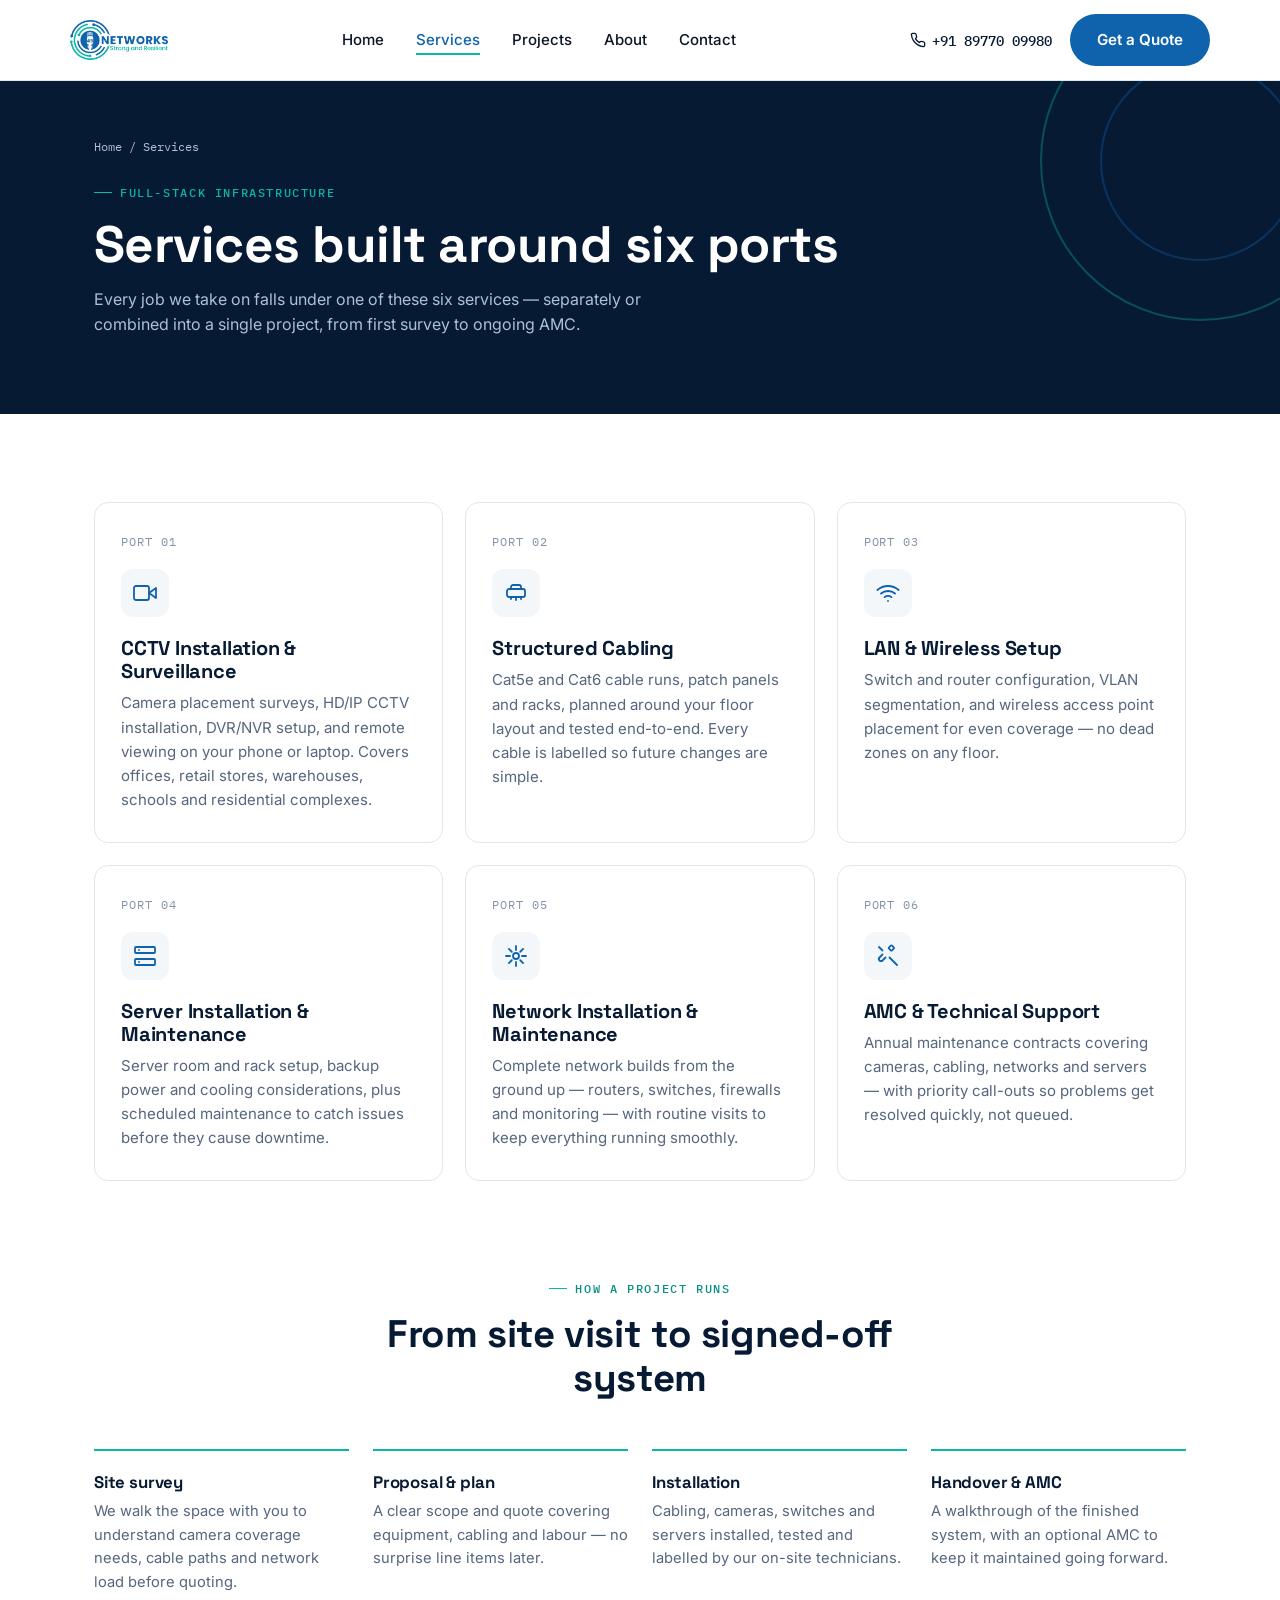
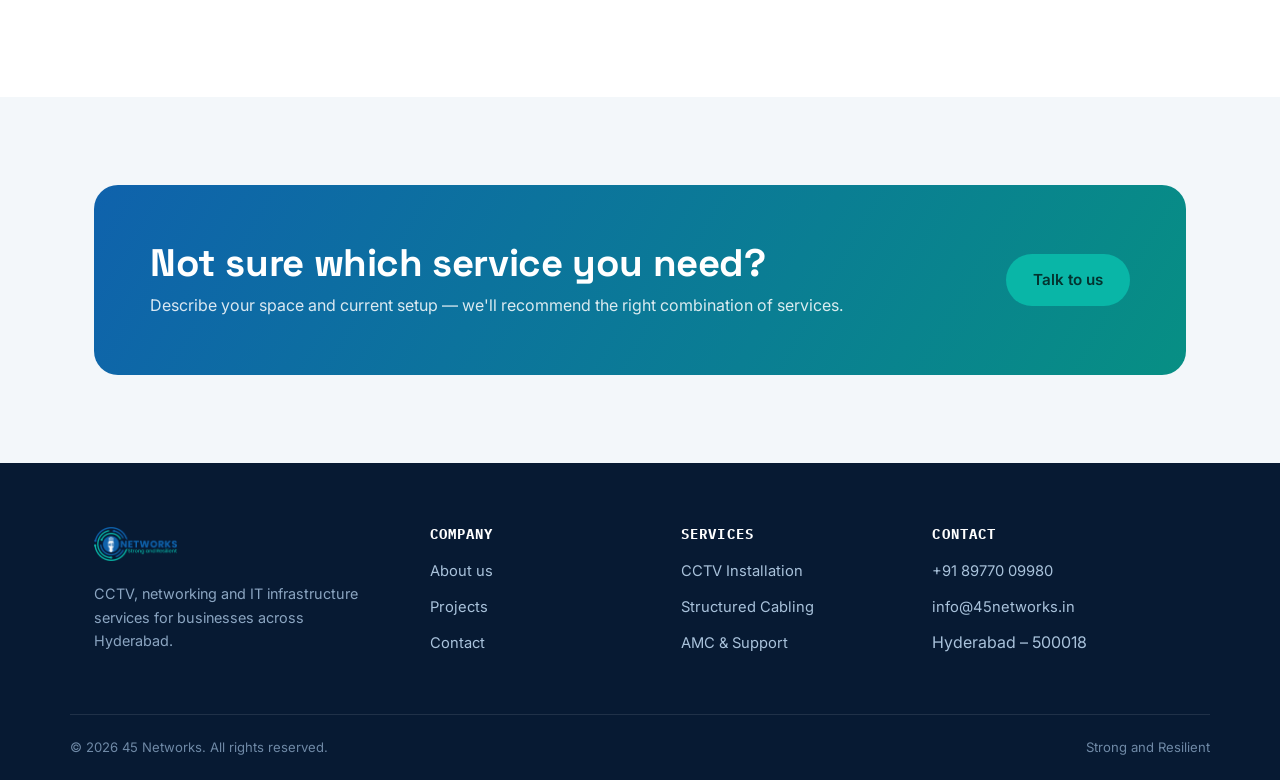
<file: services.html>
<!DOCTYPE html>
<html lang="en">
<head>
<meta charset="UTF-8">
<meta name="viewport" content="width=device-width, initial-scale=1.0">
<title>Services | 45 Networks — CCTV, Cabling &amp; Network Infrastructure</title>
<meta name="description" content="CCTV installation, structured cabling, LAN & wireless setup, server installation, network maintenance and AMC support from 45 Networks, Hyderabad.">
<link rel="icon" href="favicon.ico" sizes="any">
<link rel="icon" type="image/png" sizes="16x16" href="assets/favicon-16.png">
<link rel="icon" type="image/png" sizes="32x32" href="assets/favicon-32.png">
<link rel="apple-touch-icon" sizes="180x180" href="assets/favicon-180.png">
<link rel="preconnect" href="https://fonts.googleapis.com">
<link href="https://fonts.googleapis.com/css2?family=Space+Grotesk:wght@500;600;700&family=Inter:wght@400;500;600;700&family=IBM+Plex+Mono:wght@500&display=swap" rel="stylesheet">
<link rel="stylesheet" href="css/style.css">
</head>
<body>

<header class="site-header">
  <div class="container nav">
    <a href="index.html" class="brand"><img src="assets/logo-full.png" alt="45 Networks — Strong and Resilient"></a>
    <nav>
      <ul class="nav-links">
        <li><a href="index.html">Home</a></li>
        <li><a href="services.html">Services</a></li>
        <li><a href="projects.html">Projects</a></li>
        <li><a href="about.html">About</a></li>
        <li><a href="contact.html">Contact</a></li>
      </ul>
    </nav>
    <div class="nav-cta">
      <a class="nav-phone" href="tel:+918977009980">
        <svg width="16" height="16" viewBox="0 0 24 24" fill="none" stroke="currentColor" stroke-width="2" stroke-linecap="round" stroke-linejoin="round"><path d="M22 16.92v3a2 2 0 0 1-2.18 2 19.79 19.79 0 0 1-8.63-3.07 19.5 19.5 0 0 1-6-6 19.79 19.79 0 0 1-3.07-8.67A2 2 0 0 1 4.11 2h3a2 2 0 0 1 2 1.72c.127.96.361 1.903.7 2.81a2 2 0 0 1-.45 2.11L8.09 9.91a16 16 0 0 0 6 6l1.27-1.27a2 2 0 0 1 2.11-.45c.907.339 1.85.573 2.81.7A2 2 0 0 1 22 16.92z"/></svg>
        +91 89770 09980
      </a>
      <a class="btn btn-primary" href="contact.html">Get a Quote</a>
      <button class="nav-toggle" aria-label="Toggle menu" aria-expanded="false"><span></span></button>
    </div>
  </div>
</header>

<section class="page-hero">
  <div class="container">
    <p class="breadcrumb"><a href="index.html">Home</a> / Services</p>
    <p class="eyebrow">Full-stack infrastructure</p>
    <h1>Services built around six ports</h1>
    <p>Every job we take on falls under one of these six services — separately or combined into a single project, from first survey to ongoing AMC.</p>
  </div>
</section>

<main>
  <section>
    <div class="container">

      <div class="port-grid" style="margin-bottom: 90px;">
        <div class="port-card reveal" id="cctv">
          <span class="port-tag">PORT 01</span>
          <div class="port-icon">
            <svg viewBox="0 0 24 24" fill="none" stroke="currentColor" stroke-width="1.8" stroke-linecap="round" stroke-linejoin="round"><path d="M23 7 16 12l7 5V7Z"/><rect x="1" y="5" width="15" height="14" rx="2"/></svg>
          </div>
          <h3>CCTV Installation &amp; Surveillance</h3>
          <p>Camera placement surveys, HD/IP CCTV installation, DVR/NVR setup, and remote viewing on your phone or laptop. Covers offices, retail stores, warehouses, schools and residential complexes.</p>
        </div>

        <div class="port-card reveal" id="cabling">
          <span class="port-tag">PORT 02</span>
          <div class="port-icon">
            <svg viewBox="0 0 24 24" fill="none" stroke="currentColor" stroke-width="1.8" stroke-linecap="round" stroke-linejoin="round"><rect x="3" y="8" width="18" height="8" rx="2"/><path d="M7 8V6a2 2 0 0 1 2-2h6a2 2 0 0 1 2 2v2M7 16v2M17 16v2M12 16v3"/></svg>
          </div>
          <h3>Structured Cabling</h3>
          <p>Cat5e and Cat6 cable runs, patch panels and racks, planned around your floor layout and tested end-to-end. Every cable is labelled so future changes are simple.</p>
        </div>

        <div class="port-card reveal" id="lan">
          <span class="port-tag">PORT 03</span>
          <div class="port-icon">
            <svg viewBox="0 0 24 24" fill="none" stroke="currentColor" stroke-width="1.8" stroke-linecap="round" stroke-linejoin="round"><path d="M5 12.55a11 11 0 0 1 14.08 0"/><path d="M1.42 9a16 16 0 0 1 21.16 0"/><path d="M8.53 16.11a6 6 0 0 1 6.95 0"/><line x1="12" y1="20" x2="12.01" y2="20"/></svg>
          </div>
          <h3>LAN &amp; Wireless Setup</h3>
          <p>Switch and router configuration, VLAN segmentation, and wireless access point placement for even coverage — no dead zones on any floor.</p>
        </div>

        <div class="port-card reveal" id="server">
          <span class="port-tag">PORT 04</span>
          <div class="port-icon">
            <svg viewBox="0 0 24 24" fill="none" stroke="currentColor" stroke-width="1.8" stroke-linecap="round" stroke-linejoin="round"><rect x="2" y="3" width="20" height="6" rx="1"/><rect x="2" y="15" width="20" height="6" rx="1"/><line x1="6" y1="6" x2="6.01" y2="6"/><line x1="6" y1="18" x2="6.01" y2="18"/></svg>
          </div>
          <h3>Server Installation &amp; Maintenance</h3>
          <p>Server room and rack setup, backup power and cooling considerations, plus scheduled maintenance to catch issues before they cause downtime.</p>
        </div>

        <div class="port-card reveal" id="network">
          <span class="port-tag">PORT 05</span>
          <div class="port-icon">
            <svg viewBox="0 0 24 24" fill="none" stroke="currentColor" stroke-width="1.8" stroke-linecap="round" stroke-linejoin="round"><circle cx="12" cy="12" r="3"/><path d="M12 2v4M12 18v4M4.93 4.93l2.83 2.83M16.24 16.24l2.83 2.83M2 12h4M18 12h4M4.93 19.07l2.83-2.83M16.24 7.76l2.83-2.83"/></svg>
          </div>
          <h3>Network Installation &amp; Maintenance</h3>
          <p>Complete network builds from the ground up — routers, switches, firewalls and monitoring — with routine visits to keep everything running smoothly.</p>
        </div>

        <div class="port-card reveal" id="amc">
          <span class="port-tag">PORT 06</span>
          <div class="port-icon">
            <svg viewBox="0 0 24 24" fill="none" stroke="currentColor" stroke-width="1.8" stroke-linecap="round" stroke-linejoin="round"><path d="M14.7 6.3a1 1 0 0 0 1.4 0l1.6-1.6a1 1 0 0 0 0-1.4l-1.6-1.6a1 1 0 0 0-1.4 0L13.1 3.3a1 1 0 0 0 0 1.4Z"/><path d="m21 21-7.5-7.5"/><path d="m3 3 3.5 3.5"/><path d="m6.5 10.5-3 3a2.12 2.12 0 0 0 3 3l3-3"/></svg>
          </div>
          <h3>AMC &amp; Technical Support</h3>
          <p>Annual maintenance contracts covering cameras, cabling, networks and servers — with priority call-outs so problems get resolved quickly, not queued.</p>
        </div>
      </div>

      <!-- PROCESS -->
      <div class="section-head center">
        <p class="eyebrow">How a project runs</p>
        <h2>From site visit to signed-off system</h2>
      </div>
      <div class="feature-row reveal">
        <div class="feature">
          <h3>Site survey</h3>
          <p>We walk the space with you to understand camera coverage needs, cable paths and network load before quoting.</p>
        </div>
        <div class="feature">
          <h3>Proposal &amp; plan</h3>
          <p>A clear scope and quote covering equipment, cabling and labour — no surprise line items later.</p>
        </div>
        <div class="feature">
          <h3>Installation</h3>
          <p>Cabling, cameras, switches and servers installed, tested and labelled by our on-site technicians.</p>
        </div>
        <div class="feature">
          <h3>Handover &amp; AMC</h3>
          <p>A walkthrough of the finished system, with an optional AMC to keep it maintained going forward.</p>
        </div>
      </div>
    </div>
  </section>

  <section class="section-alt">
    <div class="container">
      <div class="cta-banner reveal">
        <div>
          <h2>Not sure which service you need?</h2>
          <p>Describe your space and current setup — we'll recommend the right combination of services.</p>
        </div>
        <div class="cta-actions">
          <a href="contact.html" class="btn btn-teal">Talk to us</a>
        </div>
      </div>
    </div>
  </section>
</main>

<footer class="site-footer">
  <div class="container footer-grid">
    <div class="footer-brand">
      <img src="assets/logo-full.png" alt="45 Networks">
      <p>CCTV, networking and IT infrastructure services for businesses across Hyderabad.</p>
    </div>
    <div class="footer-col">
      <h4>Company</h4>
      <ul>
        <li><a href="about.html">About us</a></li>
        <li><a href="projects.html">Projects</a></li>
        <li><a href="contact.html">Contact</a></li>
      </ul>
    </div>
    <div class="footer-col">
      <h4>Services</h4>
      <ul>
        <li><a href="services.html#cctv">CCTV Installation</a></li>
        <li><a href="services.html#cabling">Structured Cabling</a></li>
        <li><a href="services.html#amc">AMC &amp; Support</a></li>
      </ul>
    </div>
    <div class="footer-col">
      <h4>Contact</h4>
      <ul>
        <li><a href="tel:+918977009980">+91 89770 09980</a></li>
        <li><a href="mailto:info@45networks.in">info@45networks.in</a></li>
        <li>Hyderabad – 500018</li>
      </ul>
    </div>
  </div>
  <div class="container footer-bottom">
    <span>© <span id="year"></span> 45 Networks. All rights reserved.</span>
    <span>Strong and Resilient</span>
  </div>
</footer>

<script src="js/main.js"></script>
</body>
</html>
</file>
<file: css/style.css>
/* ==========================================================================
   45 NETWORKS — design tokens
   Palette pulled directly from the logo:
     blue #0f62ac / teal #09b6a7 / white
   Signature motif: the logo's orbit rings + RJ45 port, reused as the
   "signal ring" device throughout (section markers, port-numbered service
   cards, ring bullets).
   ========================================================================== */

:root{
  --blue: #0f62ac;
  --blue-dark: #0a4a86;
  --blue-deep: #071a33;
  --teal: #09b6a7;
  --teal-dark: #078f84;

  --ink: #0c1526;
  --slate: #56667e;
  --slate-light: #8291a6;
  --paper: #ffffff;
  --mist: #f3f7fa;
  --mist-2: #eaf1f6;
  --line: #dfe7ee;

  --font-display: 'Space Grotesk', sans-serif;
  --font-body: 'Inter', sans-serif;
  --font-mono: 'IBM Plex Mono', monospace;

  --container: 1140px;
  --radius: 14px;
  --shadow: 0 20px 45px -25px rgba(7, 26, 51, 0.35);
}

*, *::before, *::after{ box-sizing: border-box; }
html{ scroll-behavior: smooth; }
@media (prefers-reduced-motion: reduce){
  html{ scroll-behavior: auto; }
  *, *::before, *::after{ animation-duration: 0.001ms !important; animation-iteration-count: 1 !important; transition-duration: 0.001ms !important; scroll-behavior: auto !important; }
}

body{
  margin: 0;
  font-family: var(--font-body);
  color: var(--ink);
  background: var(--paper);
  line-height: 1.6;
  -webkit-font-smoothing: antialiased;
}

h1, h2, h3, h4{
  font-family: var(--font-display);
  color: var(--blue-deep);
  line-height: 1.15;
  margin: 0 0 0.5em;
  letter-spacing: -0.01em;
}

h1{ font-size: clamp(2.2rem, 4vw, 3.4rem); }
h2{ font-size: clamp(1.7rem, 3vw, 2.4rem); }
h3{ font-size: 1.25rem; }

p{ margin: 0 0 1em; color: var(--slate); }

a{ color: var(--blue); text-decoration: none; }

.container{
  max-width: var(--container);
  margin: 0 auto;
  padding: 0 24px;
}

.eyebrow{
  font-family: var(--font-mono);
  font-size: 0.72rem;
  letter-spacing: 0.14em;
  text-transform: uppercase;
  color: var(--teal-dark);
  display: inline-flex;
  align-items: center;
  gap: 8px;
  margin-bottom: 14px;
  font-weight: 500;
}
.eyebrow::before{
  content: "";
  width: 18px;
  height: 1px;
  background: var(--teal);
  display: inline-block;
}

.lede{
  font-size: 1.1rem;
  max-width: 620px;
}

section{ padding: 88px 0; }
.section-alt{ background: var(--mist); }
.section-dark{ background: var(--blue-deep); color: #cfe0f2; }
.section-dark h2, .section-dark h3{ color: #fff; }
.section-dark p{ color: #a9c2db; }

.section-head{
  max-width: 640px;
  margin: 0 0 48px;
}
.section-head.center{ margin-left: auto; margin-right: auto; text-align: center; }

/* ---------- buttons ---------- */
.btn{
  display: inline-flex;
  align-items: center;
  gap: 8px;
  font-family: var(--font-body);
  font-weight: 600;
  font-size: 0.95rem;
  padding: 13px 26px;
  border-radius: 999px;
  border: 1.5px solid transparent;
  cursor: pointer;
  transition: transform 0.15s ease, box-shadow 0.15s ease, background 0.15s ease, color 0.15s ease;
}
.btn:active{ transform: scale(0.97); }
.btn-primary{ background: var(--blue); color: #fff; }
.btn-primary:hover{ background: var(--blue-dark); box-shadow: 0 10px 24px -10px rgba(15,98,172,0.55); }
.btn-ghost{ border-color: rgba(255,255,255,0.4); color: #fff; }
.btn-ghost:hover{ background: rgba(255,255,255,0.12); }
.btn-outline{ border-color: var(--blue); color: var(--blue); background: transparent; }
.btn-outline:hover{ background: var(--blue); color: #fff; }
.btn-teal{ background: var(--teal); color: #04332f; }
.btn-teal:hover{ background: var(--teal-dark); color: #fff; }
:focus-visible{ outline: 2px solid var(--teal); outline-offset: 3px; }

/* ==========================================================================
   HEADER
   ========================================================================== */
.site-header{
  position: sticky; top: 0; z-index: 100;
  background: rgba(255,255,255,0.92);
  backdrop-filter: blur(10px);
  border-bottom: 1px solid var(--line);
}
.nav{
  display: flex;
  align-items: center;
  justify-content: space-between;
  padding: 14px 0;
}
.brand{
  display: flex;
  align-items: center;
  gap: 10px;
}
.brand img{ height: 40px; display: block; }
.nav-links{
  display: flex;
  align-items: center;
  gap: 32px;
  list-style: none;
  margin: 0; padding: 0;
}
.nav-links a{
  font-size: 0.94rem;
  font-weight: 500;
  color: var(--ink);
  position: relative;
  padding: 4px 0;
}
.nav-links a::after{
  content: "";
  position: absolute; left: 0; right: 100%; bottom: -2px;
  height: 2px; background: var(--teal);
  transition: right 0.2s ease;
}
.nav-links a:hover::after, .nav-links a.active::after{ right: 0; }
.nav-links a.active{ color: var(--blue); }
.nav-cta{ display: flex; align-items: center; gap: 18px; }
.nav-phone{
  font-family: var(--font-mono);
  font-size: 0.9rem;
  font-weight: 500;
  color: var(--blue-deep);
  display: flex; align-items: center; gap: 6px;
}
.nav-toggle{
  display: none;
  background: none; border: none; cursor: pointer;
  width: 40px; height: 40px;
  align-items: center; justify-content: center;
}
.nav-toggle span, .nav-toggle span::before, .nav-toggle span::after{
  content: ""; display: block; width: 22px; height: 2px; background: var(--blue-deep);
  position: relative; transition: 0.2s;
}
.nav-toggle span::before{ position: absolute; top: -7px; }
.nav-toggle span::after{ position: absolute; top: 7px; }

@media (max-width: 880px){
  .nav-links{
    position: fixed; inset: 68px 0 0 0;
    background: #fff;
    flex-direction: column;
    padding: 32px 24px;
    gap: 22px;
    transform: translateY(-110%);
    transition: transform 0.25s ease;
    border-top: 1px solid var(--line);
  }
  .nav-links.open{ transform: translateY(0); }
  .nav-phone{ display: none; }
  .nav-toggle{ display: flex; }
  body.menu-open{ overflow: hidden; }
}

/* ==========================================================================
   HERO + signal-ring signature
   ========================================================================== */
.hero{
  padding: 72px 0 40px;
  background:
    radial-gradient(720px 420px at 82% 8%, rgba(9,182,167,0.10), transparent 60%),
    radial-gradient(600px 500px at 100% 60%, rgba(15,98,172,0.08), transparent 60%);
}
.hero-grid{
  display: grid;
  grid-template-columns: 1.05fr 0.95fr;
  gap: 40px;
  align-items: center;
}
.hero-copy p.lede{ font-size: 1.15rem; }
.hero-actions{ display: flex; gap: 14px; margin-top: 32px; flex-wrap: wrap; }
.hero-tags{
  display: flex; flex-wrap: wrap; gap: 10px;
  margin-top: 40px;
}
.hero-tags span{
  font-family: var(--font-mono);
  font-size: 0.75rem;
  border: 1px solid var(--line);
  padding: 7px 13px;
  border-radius: 999px;
  color: var(--slate);
  background: #fff;
}

.signal-wrap{ position: relative; aspect-ratio: 1/1; max-width: 460px; margin: 0 auto; }
.signal-wrap svg{ width: 100%; height: 100%; }
.ring{ fill: none; stroke-linecap: round; }
.ring-blue{ stroke: var(--blue); }
.ring-teal{ stroke: var(--teal); }
.pulse-dot{ fill: var(--teal); }
@keyframes spin-cw{ to{ transform: rotate(360deg); } }
@keyframes spin-ccw{ to{ transform: rotate(-360deg); } }
.spin-a{ transform-origin: 250px 250px; animation: spin-cw 26s linear infinite; }
.spin-b{ transform-origin: 250px 250px; animation: spin-ccw 34s linear infinite; }
.port-core{ fill: var(--blue); }
.port-glow{ animation: glow 3s ease-in-out infinite; }
@keyframes glow{
  0%, 100%{ opacity: 0.55; }
  50%{ opacity: 1; }
}

/* ==========================================================================
   TRUST / marquee strip
   ========================================================================== */
.strip{
  border-top: 1px solid var(--line);
  border-bottom: 1px solid var(--line);
  padding: 26px 0;
}
.strip-row{
  display: flex; flex-wrap: wrap; gap: 14px 34px;
  align-items: center; justify-content: center;
  font-family: var(--font-mono);
  font-size: 0.82rem;
  color: var(--slate);
  text-align: center;
}
.strip-row b{ color: var(--blue-deep); font-weight: 600; }

/* ==========================================================================
   SERVICE / PORT cards
   ========================================================================== */
.port-grid{
  display: grid;
  grid-template-columns: repeat(3, 1fr);
  gap: 22px;
}
.port-card{
  background: #fff;
  border: 1px solid var(--line);
  border-radius: var(--radius);
  padding: 30px 26px;
  position: relative;
  transition: transform 0.2s ease, box-shadow 0.2s ease, border-color 0.2s ease;
}
.port-card:hover{
  transform: translateY(-4px);
  box-shadow: var(--shadow);
  border-color: transparent;
}
.port-tag{
  font-family: var(--font-mono);
  font-size: 0.72rem;
  color: var(--slate-light);
  letter-spacing: 0.08em;
  display: block;
  margin-bottom: 18px;
}
.port-icon{
  width: 48px; height: 48px;
  border-radius: 12px;
  background: var(--mist);
  display: flex; align-items: center; justify-content: center;
  margin-bottom: 20px;
  color: var(--blue);
}
.port-icon svg{ width: 24px; height: 24px; }
.port-card h3{ margin-bottom: 8px; }
.port-card p{ font-size: 0.94rem; margin-bottom: 0; }
.port-card a.card-link{
  display: inline-flex; align-items: center; gap: 6px;
  font-size: 0.85rem; font-weight: 600; margin-top: 16px; color: var(--blue);
}

/* ==========================================================================
   Why-us / feature rows
   ========================================================================== */
.feature-row{
  display: grid;
  grid-template-columns: repeat(4, 1fr);
  gap: 24px;
}
.feature{ padding-top: 22px; border-top: 2px solid var(--teal); }
.feature h3{ font-size: 1.05rem; }
.feature p{ font-size: 0.92rem; }

.split{
  display: grid;
  grid-template-columns: 1fr 1fr;
  gap: 56px;
  align-items: center;
}
.ring-list{ list-style: none; margin: 0; padding: 0; }
.ring-list li{
  display: flex; gap: 14px; align-items: flex-start;
  padding: 14px 0;
  border-bottom: 1px solid var(--line);
}
.ring-list li:last-child{ border-bottom: none; }
.ring-list .ring-bullet{
  width: 22px; height: 22px; flex: none;
  border-radius: 50%; border: 2px solid var(--teal);
  margin-top: 3px;
}
.ring-list strong{ color: var(--blue-deep); display: block; margin-bottom: 2px; }
.ring-list span{ color: var(--slate); font-size: 0.92rem; }

/* ==========================================================================
   CTA banner
   ========================================================================== */
.cta-banner{
  background: linear-gradient(120deg, var(--blue) 0%, var(--teal-dark) 100%);
  border-radius: 24px;
  padding: 56px;
  display: flex; align-items: center; justify-content: space-between;
  gap: 24px; flex-wrap: wrap;
  color: #fff;
}
.cta-banner h2{ color: #fff; margin-bottom: 8px; }
.cta-banner p{ color: rgba(255,255,255,0.85); margin-bottom: 0; }
.cta-actions{ display: flex; gap: 14px; flex-wrap: wrap; }

/* ==========================================================================
   Portfolio / project gallery
   ========================================================================== */
.filter-row{
  display: flex; flex-wrap: wrap; gap: 10px;
  margin-bottom: 40px;
}
.filter-btn{
  font-family: var(--font-mono);
  font-size: 0.78rem;
  border: 1px solid var(--line);
  background: #fff;
  padding: 9px 16px;
  border-radius: 999px;
  cursor: pointer;
  color: var(--slate);
  transition: 0.15s;
}
.filter-btn:hover{ border-color: var(--teal); color: var(--blue-deep); }
.filter-btn.active{ background: var(--blue-deep); border-color: var(--blue-deep); color: #fff; }

.project-grid{
  display: grid;
  grid-template-columns: repeat(3, 1fr);
  gap: 26px;
}
.project-card{
  border-radius: var(--radius);
  overflow: hidden;
  border: 1px solid var(--line);
  background: #fff;
  transition: transform 0.2s ease, box-shadow 0.2s ease;
}
.project-card:hover{ transform: translateY(-4px); box-shadow: var(--shadow); }
.project-thumb{
  aspect-ratio: 4/3;
  position: relative;
  display: flex; align-items: center; justify-content: center;
  background: linear-gradient(135deg, var(--blue-deep), var(--blue) 55%, var(--teal-dark));
  overflow: hidden;
}
.project-thumb svg{ width: 34%; height: 34%; opacity: 0.9; }
.project-thumb::after{
  content: "";
  position: absolute; inset: 0;
  background-image:
    repeating-linear-gradient(0deg, rgba(255,255,255,0.06) 0 1px, transparent 1px 26px),
    repeating-linear-gradient(90deg, rgba(255,255,255,0.06) 0 1px, transparent 1px 26px);
}
.project-body{ padding: 20px 22px 24px; }
.project-cat{
  font-family: var(--font-mono);
  font-size: 0.7rem;
  color: var(--teal-dark);
  text-transform: uppercase;
  letter-spacing: 0.08em;
}
.project-body h3{ margin: 6px 0 6px; font-size: 1.05rem; }
.project-body p{ font-size: 0.88rem; margin: 0; }
.project-note{
  margin-top: 44px;
  border: 1px dashed var(--line);
  border-radius: var(--radius);
  padding: 20px 24px;
  font-size: 0.88rem;
  color: var(--slate);
  background: var(--mist);
}

/* ==========================================================================
   About page
   ========================================================================== */
.about-hero{
  display: grid;
  grid-template-columns: 1.1fr 0.9fr;
  gap: 48px;
  align-items: center;
}
.value-grid{
  display: grid;
  grid-template-columns: repeat(3, 1fr);
  gap: 22px;
}
.value-card{
  background: #fff; border: 1px solid var(--line); border-radius: var(--radius);
  padding: 26px;
}
.timeline{ position: relative; padding-left: 28px; }
.timeline::before{
  content: ""; position: absolute; left: 6px; top: 6px; bottom: 6px; width: 2px;
  background: var(--line);
}
.timeline-item{ position: relative; padding-bottom: 32px; }
.timeline-item:last-child{ padding-bottom: 0; }
.timeline-item::before{
  content: ""; position: absolute; left: -28px; top: 4px;
  width: 12px; height: 12px; border-radius: 50%;
  background: var(--paper); border: 2.5px solid var(--teal);
}

/* ==========================================================================
   Contact page
   ========================================================================== */
.contact-grid{
  display: grid;
  grid-template-columns: 0.95fr 1.05fr;
  gap: 48px;
}
.contact-card{
  background: #fff; border: 1px solid var(--line); border-radius: var(--radius);
  padding: 28px;
  display: flex; gap: 16px; align-items: flex-start;
  margin-bottom: 18px;
}
.contact-card .ic{
  width: 42px; height: 42px; border-radius: 10px;
  background: var(--mist); color: var(--blue);
  display: flex; align-items: center; justify-content: center; flex: none;
}
.contact-card .ic svg{ width: 20px; height: 20px; }
.contact-card h3{ font-size: 1rem; margin-bottom: 4px; }
.contact-card p{ margin: 0; font-size: 0.92rem; }
.contact-card a{ color: var(--ink); font-weight: 500; }
.contact-card a:hover{ color: var(--blue); }

.form-panel{
  background: var(--blue-deep);
  border-radius: 20px;
  padding: 36px;
  color: #fff;
}
.form-panel h2{ color: #fff; }
.form-panel p{ color: #a9c2db; }
.field{ margin-bottom: 18px; }
.field label{
  display: block; font-size: 0.82rem; margin-bottom: 7px; color: #cfe0f2;
  font-family: var(--font-mono);
}
.field input, .field select, .field textarea{
  width: 100%;
  padding: 12px 14px;
  border-radius: 10px;
  border: 1px solid rgba(255,255,255,0.18);
  background: rgba(255,255,255,0.06);
  color: #fff;
  font-family: var(--font-body);
  font-size: 0.95rem;
}
.field input::placeholder, .field textarea::placeholder{ color: #7f97b3; }
.field input:focus, .field select:focus, .field textarea:focus{
  outline: none; border-color: var(--teal);
}
.field-row{ display: grid; grid-template-columns: 1fr 1fr; gap: 16px; }
.map-frame{
  border-radius: var(--radius); overflow: hidden; border: 1px solid var(--line);
  margin-top: 28px;
}
.map-frame iframe{ width: 100%; height: 280px; border: 0; display: block; }

/* ==========================================================================
   FOOTER
   ========================================================================== */
.site-footer{ background: var(--blue-deep); color: #a9c2db; padding-top: 64px; }
.footer-grid{
  display: grid;
  grid-template-columns: 1.4fr 1fr 1fr 1.2fr;
  gap: 40px;
  padding-bottom: 48px;
  border-bottom: 1px solid rgba(255,255,255,0.1);
}
.footer-brand img{ height: 34px; margin-bottom: 14px; }
.footer-brand p{ color: #8ba5c1; font-size: 0.9rem; max-width: 280px; }
.footer-col h4{
  color: #fff; font-size: 0.85rem; text-transform: uppercase;
  letter-spacing: 0.08em; font-family: var(--font-mono); margin-bottom: 16px;
}
.footer-col ul{ list-style: none; margin: 0; padding: 0; }
.footer-col li{ margin-bottom: 10px; }
.footer-col a{ color: #a9c2db; font-size: 0.92rem; }
.footer-col a:hover{ color: var(--teal); }
.footer-bottom{
  display: flex; justify-content: space-between; align-items: center;
  padding: 22px 0; font-size: 0.82rem; color: #6f89a6; flex-wrap: wrap; gap: 10px;
}

/* ==========================================================================
   Utility / reveal
   ========================================================================== */
.reveal{ opacity: 0; transform: translateY(18px); transition: opacity 0.6s ease, transform 0.6s ease; }
.reveal.in{ opacity: 1; transform: none; }

/* ==========================================================================
   PAGE HEADER (interior pages)
   ========================================================================== */
.page-hero{
  padding: 56px 0 60px;
  background: var(--blue-deep);
  color: #fff;
  position: relative;
  overflow: hidden;
}
.page-hero::before{
  content: "";
  position: absolute; right: -80px; top: -80px;
  width: 320px; height: 320px; border-radius: 50%;
  border: 2px solid rgba(9,182,167,0.35);
}
.page-hero::after{
  content: "";
  position: absolute; right: -20px; top: -20px;
  width: 200px; height: 200px; border-radius: 50%;
  border: 2px solid rgba(15,98,172,0.35);
}
.page-hero .eyebrow{ color: var(--teal); }
.page-hero h1{ color: #fff; margin-bottom: 12px; }
.page-hero p{ color: #a9c2db; max-width: 560px; }
.breadcrumb{
  font-family: var(--font-mono); font-size: 0.78rem; color: #7f97b3; margin-bottom: 18px;
}
.breadcrumb a{ color: #a9c2db; }

/* ==========================================================================
   RESPONSIVE
   ========================================================================== */
@media (max-width: 980px){
  .hero-grid, .split, .about-hero, .contact-grid{ grid-template-columns: 1fr; }
  .signal-wrap{ order: -1; max-width: 320px; }
  .port-grid, .project-grid{ grid-template-columns: repeat(2, 1fr); }
  .feature-row{ grid-template-columns: repeat(2, 1fr); }
  .value-grid{ grid-template-columns: 1fr 1fr; }
  .footer-grid{ grid-template-columns: 1fr 1fr; }
}
@media (max-width: 620px){
  section{ padding: 60px 0; }
  .port-grid, .project-grid, .value-grid, .footer-grid{ grid-template-columns: 1fr; }
  .feature-row{ grid-template-columns: 1fr; }
  .cta-banner{ padding: 36px 24px; flex-direction: column; align-items: flex-start; }
  .field-row{ grid-template-columns: 1fr; }
}
</file>
